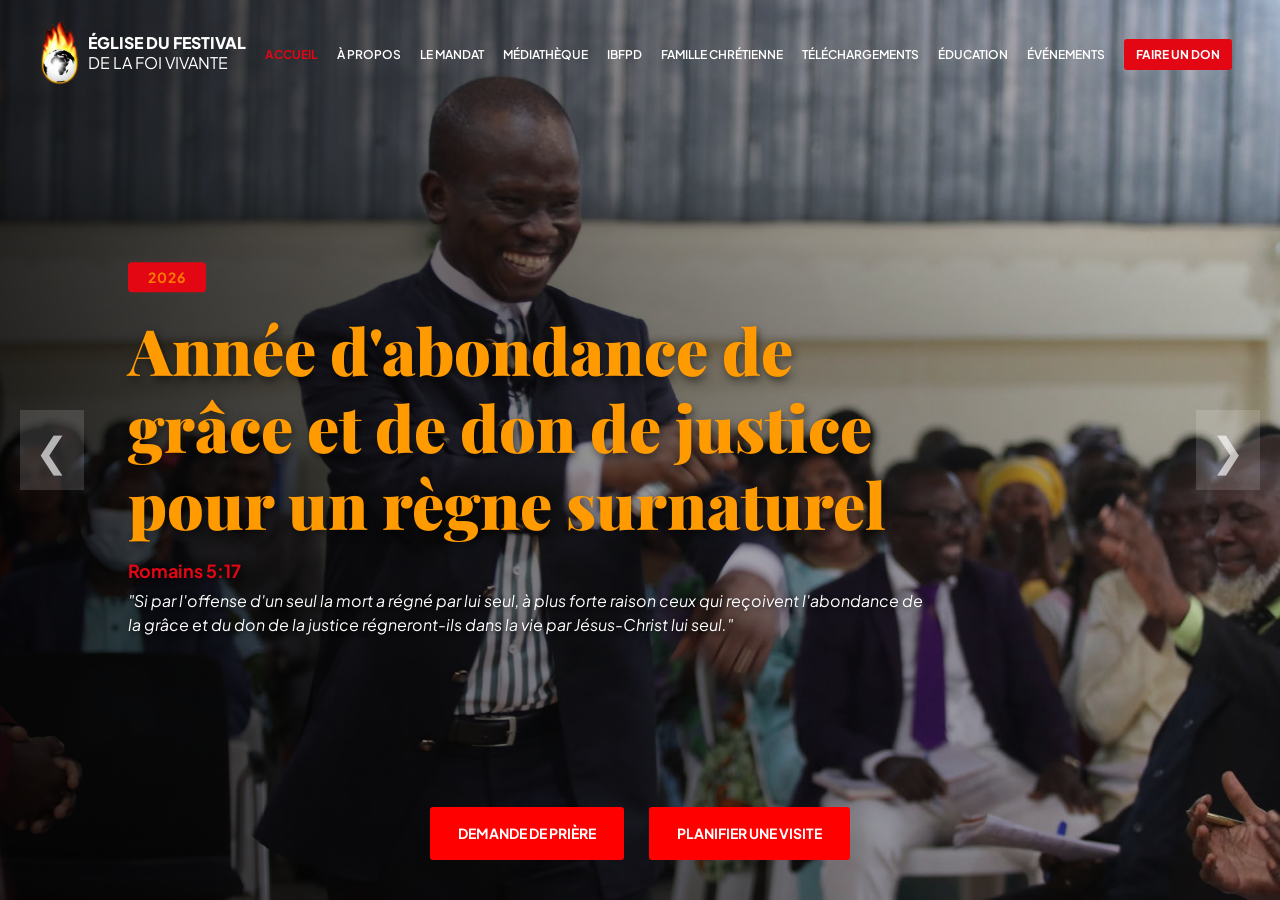
<file: index.html>
<!DOCTYPE html>
<html lang="fr">
<head>
    <meta charset="UTF-8">
    <meta name="viewport" content="width=device-width, initial-scale=1.0">
    <title>Carrousel Hero - Église du Festival de la Foi Vivante</title>
    <!-- Bootstrap pour les fonctionnalités responsive seulement -->
    <link href="https://cdn.jsdelivr.net/npm/bootstrap@5.3.0-alpha1/dist/css/bootstrap.min.css" rel="stylesheet">
    <!-- Bootstrap Bundle JS -->
    <script src="https://cdn.jsdelivr.net/npm/bootstrap@5.3.0-alpha1/dist/js/bootstrap.bundle.min.js"></script>
    <!-- Main Script -->
    <script src="js/main.js"></script>
    <!-- Polices Google Fonts -->
    <link href="https://fonts.googleapis.com/css2?family=Plus+Jakarta+Sans:wght@300;400;500;600;700;800&family=Playfair+Display:wght@700;900&display=swap" rel="stylesheet">
    <link rel="stylesheet" href="css/style.css">
</head>
<body>

    <section class="hero">
        <div class="carousel">
            <!-- Slide 1: Principal -->
            <div class="slide active" style="background-image:url('images/Pasteur_Image0.jpg')">
                <div class="slide-content">
                    <span class="badge bg-brand-accent">2026</span>
                    <h1 style="font-size: clamp(2rem, 5vw, 4rem); line-height: 1.2;">Année d'abondance de grâce et de don de justice pour un règne surnaturel</h1>
                    <p style="font-size: 18px; font-weight: bold; margin-bottom: 5px; color: var(--brand-accent);">Romains 5:17</p>
                    <p style="font-size: 16px; font-style: italic; max-width: 800px; margin: 0 auto;">"Si par l'offense d'un seul la mort a régné par lui seul, à plus forte raison ceux qui reçoivent l'abondance de la grâce et du don de la justice régneront-ils dans la vie par Jésus-Christ lui seul."</p>
                </div>
            </div>
            <!-- Slide 2: Bienvenue -->
            <div class="slide" style="background-image:url('images/Pasteur_Image5.jpg')">
                <div class="slide-content">
                    <span class="badge">BIENVENUE</span>
                    <h1>Une Foi Vivante</h1>
                    <p>Rejoignez une communauté passionnée où la parole de Dieu transforme les vies au quotidien.</p>
                </div>
            </div>
            <!-- Slide 3: Adoration -->
            <div class="slide" style="background-image:url('images/Pasteur_Image3.jpg')">
                <div class="slide-content">
                    <span class="badge">ADORATION</span>
                    <h1>Célébrer sa Gloire</h1>
                    <p>Vivez des moments de louange intenses et connectez-vous véritablement avec le Saint-Esprit.</p>
                </div>
            </div>
            <!-- Slide 4: Éducation -->
            <div class="slide" style="background-image:url('images/Pasteur_Image4.jpg')">
                <div class="slide-content">
                    <span class="badge">ÉDUCATION</span>
                    <h1>Grandir Ensemble</h1>
                    <p>Découvrez des enseignements profonds pour bâtir une fondation spirituelle inébranlable.</p>
                </div>
            </div>
            <!-- Slide 5: Famille Chrétienne -->
            <div class="slide" style="background-image:url('images/Pasteur_Image2.jpg')">
                <div class="slide-content">
                    <span class="badge">FAMILLE CHRÉTIENNE</span>
                    <h1>Un Foyer d'Amour</h1>
                    <p>Un espace bienveillant où chaque famille est fortifiée et bénie par la grâce divine.</p>
                </div>
            </div>
        </div>

        <div class="overlay"></div>

        <!-- Navbar Structure -->
        <header class="navbar-custom">
            <!-- Logo -->
            <a href="index.html" class="logo">
                <img src="images/EFFV_logo.png" onerror="this.src='https://placehold.co/65x65/1a472a/FFF?text=EFFV'"
                    alt="Logo EFFV" height="65px" width="auto">
                <div>
                    <span>ÉGLISE DU FESTIVAL</span><br>
                    <span>DE LA FOI VIVANTE</span>
                </div>
            </a>
            <button class="mobile-menu-btn" id="mobile-menu-btn">☰</button>
            <nav>
                <a href="index.html">Accueil</a>
                <a href="apropos.html">À Propos</a>
                <a href="mandat.html">Le Mandat</a>
                <a href="mediatheque.html">Médiathèque</a>
                <a href="ibfpd.html">IBFPD</a>
                <a href="famille_chretienne.html">Famille Chrétienne</a>
                <a href="telechargements.html">Téléchargements</a>
                <a href="education.html">Éducation</a>
                <a href="evenement.html">Événements</a>
                <a href="don.html" class="donate">Faire un Don</a>
            </nav>
        </header>

        <!-- Mobile Menu -->
        <div id="mobile-menu">
            <a href="index.html">Accueil</a>
            <a href="apropos.html">À Propos</a>
            <a href="mandat.html">Le Mandat</a>
            <a href="mediatheque.html">Médiathèque</a>
            <a href="ibfpd.html">IBFPD</a>
            <a href="famille_chretienne.html">Famille Chrétienne</a>
            <a href="telechargements.html">Téléchargements</a>
            <a href="education.html">Éducation</a>
            <a href="evenement.html">Événements</a>
            <a href="don.html" class="donate">Faire un Don</a>
        </div>


        
        <!-- CTA en bas comme dans la version originale - Maintenant en français -->
        <div class="hero-cta">
            <button class="btn red">Demande de Prière</button>
            <button class="btn red">Planifier une Visite</button>
        </div>

        <!-- Flèches de navigation -->
        <button class="nav prev">&#10094;</button>
        <button class="nav next">&#10095;</button>
    </section>

</body>
</html>
</file>
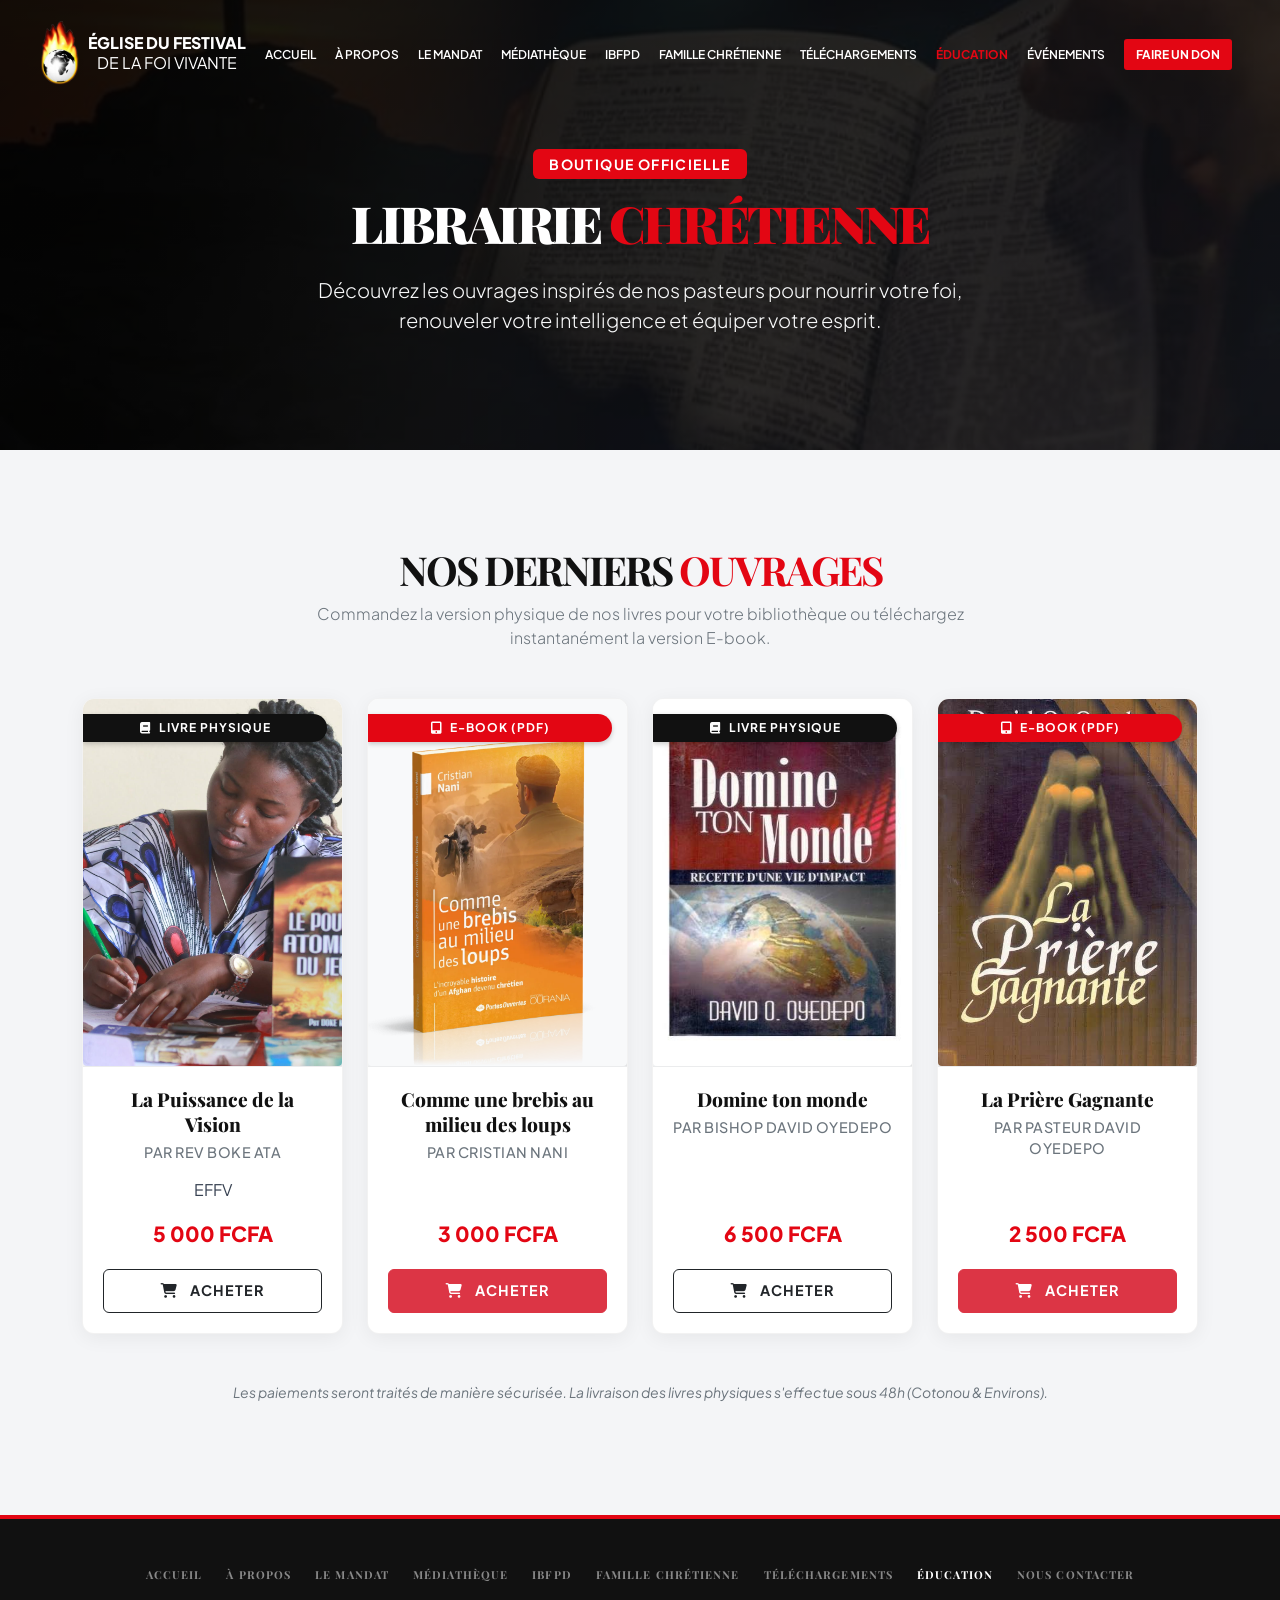
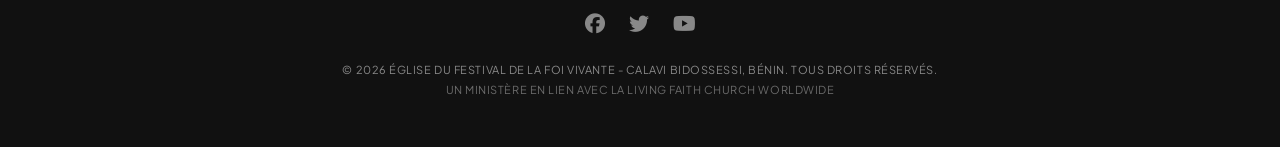
<file: education.html>
<!DOCTYPE html>
<html lang="fr">

<head>
    <meta charset="UTF-8">
    <meta name="viewport" content="width=device-width, initial-scale=1.0">
    <title>Librairie Chrétienne | Église du Festival de la Foi Vivante</title>

    <!-- Bootstrap 5 -->
    <link href="https://cdn.jsdelivr.net/npm/bootstrap@5.3.0-alpha1/dist/css/bootstrap.min.css" rel="stylesheet">

    <!-- Google Fonts: Plus Jakarta Sans & Playfair Display -->
    <link rel="preconnect" href="https://fonts.googleapis.com">
    <link rel="preconnect" href="https://fonts.gstatic.com" crossorigin>
    <link
        href="https://fonts.googleapis.com/css2?family=Plus+Jakarta+Sans:wght@300;400;500;600;700;800;900&family=Playfair+Display:wght@700;900&display=swap"
        rel="stylesheet">

    <!-- Font Awesome -->
    <link rel="stylesheet" href="https://cdnjs.cloudflare.com/ajax/libs/font-awesome/6.4.0/css/all.min.css">


    <link rel="stylesheet" href="css/style.css">
</head>

<body>

    <!-- HERO & NAVBAR -->
    <section class="hero-media">
        <!-- Background elements -->
        <img src="images/bannerEducation.jpeg"
            alt="Librairie Chrétienne" class="bg-img">
        <div class="hero-overlay"></div>

        <!-- Navbar Structure -->
        <header class="navbar-custom">
            <!-- Logo -->
            <a href="index.html" class="logo">
                <img src="images/EFFV_logo.png" onerror="this.src='https://placehold.co/65x65/1a472a/FFF?text=EFFV'"
                    alt="Logo EFFV" height="65px" width="auto">
                <div>
                    <span>ÉGLISE DU FESTIVAL</span><br>
                    <span>DE LA FOI VIVANTE</span>
                </div>
            </a>
            <button class="mobile-menu-btn" id="mobile-menu-btn">☰</button>
            <nav>
                <a href="index.html">Accueil</a>
                <a href="apropos.html">À Propos</a>
                <a href="mandat.html">Le Mandat</a>
                <a href="mediatheque.html">Médiathèque</a>
                <a href="ibfpd.html">IBFPD</a>
                <a href="famille_chretienne.html">Famille Chrétienne</a>
                <a href="telechargements.html">Téléchargements</a>
                <a href="education.html">Éducation</a>
                <a href="evenement.html">Événements</a>
                <a href="don.html" class="donate">Faire un Don</a>
            </nav>
        </header>

        <!-- Mobile Menu -->
        <div id="mobile-menu">
            <a href="index.html">Accueil</a>
            <a href="apropos.html">À Propos</a>
            <a href="mandat.html">Le Mandat</a>
            <a href="mediatheque.html">Médiathèque</a>
            <a href="ibfpd.html">IBFPD</a>
            <a href="famille_chretienne.html">Famille Chrétienne</a>
            <a href="telechargements.html">Téléchargements</a>
            <a href="education.html">Éducation</a>
            <a href="evenement.html">Événements</a>
            <a href="don.html" class="donate">Faire un Don</a>
        </div>

        <div class="hero-content container text-center">
            <span class="badge bg-brand-accent text-white mb-3 px-3 py-2 fw-bold tracking-widest text-uppercase"
                style="font-size: 14px;">Boutique Officielle</span>
            <h1 class="font-heading tracking-tighter mb-4 text-uppercase text-white"
                style="font-size: clamp(2rem, 4vw, 4rem); font-weight: 900; line-height: 1.1;">
                Librairie <span class="text-brand-accent">Chrétienne</span>
            </h1>
            <p class="lead mx-auto text-light" style="max-width: 700px; font-weight: 300;">
                Découvrez les ouvrages inspirés de nos pasteurs pour nourrir votre foi, renouveler votre intelligence et équiper votre esprit.
            </p>
        </div>
    </section>

    <!-- LIBRAIRIE SECTION -->
    <section class="py-5 bg-brand-lightgrey">
        <div class="container py-5">
            <div class="text-center mb-5">
                <h2 class="font-heading fw-bold text-brand-dark text-uppercase tracking-tighter fs-1">Nos Derniers <span class="text-brand-accent">Ouvrages</span></h2>
                <p class="text-secondary fw-light mx-auto" style="max-width: 700px;">
                    Commandez la version physique de nos livres pour votre bibliothèque ou téléchargez instantanément la version E-book.
                </p>
            </div>

            <div class="row g-4">
                
                <!-- Livre 1 -->
                <div class="col-xl-3 col-lg-4 col-md-6">
                    <div class="book-card">
                        <div class="book-cover-wrapper">
                            <span class="book-tag tag-physique"><i class="fas fa-book me-1"></i> Livre Physique</span>
                            <!-- Placeholder pour la couverture du livre -->
                            <img src="images/livre1.jpg" alt="Couverture Livre" class="book-cover">
                        </div>
                        <div class="book-info text-center">
                            <h4 class="book-title">La Puissance de la Vision</h4>
                            <p class="book-author">Par Rev BOKE ATA </p>
                             <p>EFFV</p>
                            <div class="book-price">5 000 FCFA</div>
                            
                            <button class="btn btn-outline-dark btn-buy w-100" onclick="alert('Redirection vers FedaPay/Stripe à venir...')">
                                <i class="fas fa-shopping-cart me-2"></i> Acheter
                            </button>
                        </div>
                    </div>
                </div>

                <!-- Livre 2 (Ebook) -->
                <div class="col-xl-3 col-lg-4 col-md-6">
                    <div class="book-card">
                        <div class="book-cover-wrapper">
                            <span class="book-tag tag-ebook"><i class="fas fa-tablet-alt me-1"></i> E-Book (PDF)</span>
                            <img src="images/livre2.webp" alt="Couverture Livre" class="book-cover">
                        </div>
                        <div class="book-info text-center">
                            <h4 class="book-title">Comme une brebis au milieu des loups</h4>
                            <p class="book-author">Par Cristian NANI</p>
                            
                            <div class="book-price">3 000 FCFA</div>
                            
                            <button class="btn btn-danger btn-buy w-100" onclick="alert('Redirection vers FedaPay/Stripe à venir...')">
                                <i class="fas fa-shopping-cart me-2"></i> Acheter
                            </button>
                        </div>
                    </div>
                </div>

                <!-- Livre 3 -->
                <div class="col-xl-3 col-lg-4 col-md-6">
                    <div class="book-card">
                        <div class="book-cover-wrapper">
                            <span class="book-tag tag-physique"><i class="fas fa-book me-1"></i> Livre Physique</span>
                            <img src="images/livre3.jpg" alt="Couverture Livre" class="book-cover">
                        </div>
                        <div class="book-info text-center">
                            <h4 class="book-title">Domine ton monde</h4>
                            <p class="book-author">Par Bishop David Oyedepo</p>
                            
                            <div class="book-price">6 500 FCFA</div>
                            
                            <button class="btn btn-outline-dark btn-buy w-100" onclick="alert('Redirection vers FedaPay/Stripe à venir...')">
                                <i class="fas fa-shopping-cart me-2"></i> Acheter
                            </button>
                        </div>
                    </div>
                </div>

                <!-- Livre 4 (Ebook) -->
                <div class="col-xl-3 col-lg-4 col-md-6">
                    <div class="book-card">
                        <div class="book-cover-wrapper">
                            <span class="book-tag tag-ebook"><i class="fas fa-tablet-alt me-1"></i> E-Book (PDF)</span>
                            <img src="images/livre4.jpg" alt="Couverture Livre" class="book-cover">
                        </div>
                        <div class="book-info text-center">
                            <h4 class="book-title">La Prière Gagnante</h4>
                            <p class="book-author">Par Pasteur David Oyedepo</p>
                            
                            <div class="book-price">2 500 FCFA</div>
                            
                            <button class="btn btn-danger btn-buy w-100" onclick="alert('Redirection vers FedaPay/Stripe à venir...')">
                                <i class="fas fa-shopping-cart me-2"></i> Acheter
                            </button>
                        </div>
                    </div>
                </div>

            </div>
            
            <div class="text-center mt-5">
                <p class="text-secondary small fst-italic">Les paiements seront traités de manière sécurisée. La livraison des livres physiques s'effectue sous 48h (Cotonou & Environs).</p>
            </div>
        </div>
    </section>

    <!-- FOOTER -->
    <footer class="bg-brand-dark text-white py-5" style="border-top: 4px solid var(--brand-accent);">
        <div class="container text-center">
            <div class="d-flex flex-wrap justify-content-center gap-4 mb-4 font-heading text-uppercase tracking-widest fw-bold"
                style="font-size: 11px;">
                <a href="index.html" class="text-white-50 text-decoration-none">Accueil</a>
                <a href="apropos.html" class="text-white-50 text-decoration-none">À Propos</a>
                <a href="mandat.html" class="text-white-50 text-decoration-none">Le Mandat</a>
                <a href="mediatheque.html" class="text-white-50 text-decoration-none">Médiathèque</a>
                <a href="ibfpd.html" class="text-white-50 text-decoration-none">IBFPD</a>
                <a href="famille_chretienne.html" class="text-white-50 text-decoration-none">Famille Chrétienne</a>
                <a href="telechargements.html" class="text-white-50 text-decoration-none">Téléchargements</a>
                <a href="education.html" class="text-white text-decoration-none">Éducation</a>
                <a href="#" class="text-white-50 text-decoration-none">Nous Contacter</a>
            </div>

            <div class="d-flex justify-content-center gap-4 mb-4">
                <a href="#" class="text-white-50 text-decoration-none fs-5"><i class="fab fa-facebook"></i></a>
                <a href="#" class="text-white-50 text-decoration-none fs-5"><i class="fab fa-twitter"></i></a>
                <a href="#" class="text-white-50 text-decoration-none fs-5"><i class="fab fa-youtube"></i></a>
            </div>

            <div class="small text-white-50 text-uppercase tracking-wider" style="font-size: 11px;">
                <p class="mb-1">&copy; 2026 Église du Festival de la Foi Vivante - Calavi Bidossessi, Bénin. Tous droits réservés.</p>
                <p class="opacity-75 mb-0">Un ministère en lien avec la Living Faith Church Worldwide</p>
            </div>
        </div>
    </footer>

    <!-- Bootstrap Bundle JS -->
    <script src="https://cdn.jsdelivr.net/npm/bootstrap@5.3.0-alpha1/dist/js/bootstrap.bundle.min.js"></script>
    <script src="js/main.js"></script>


</body>
</html>
</file>
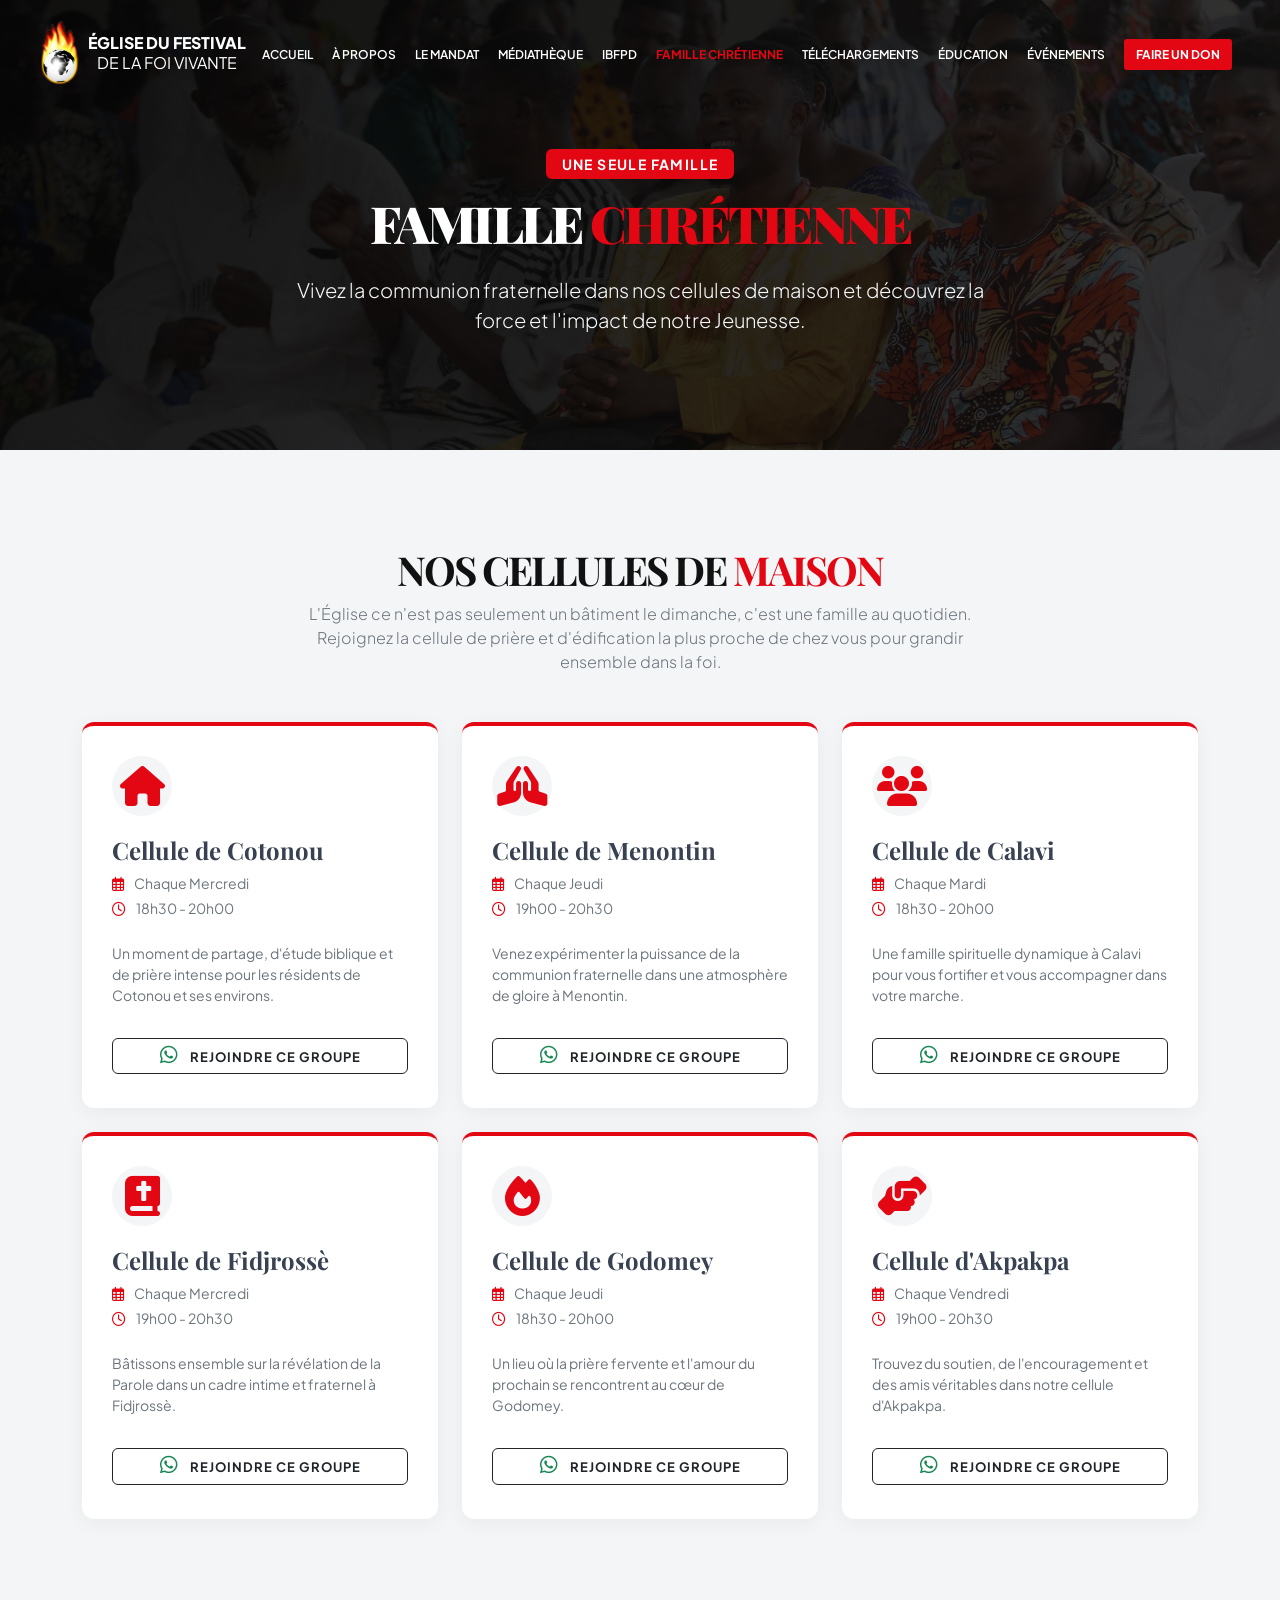
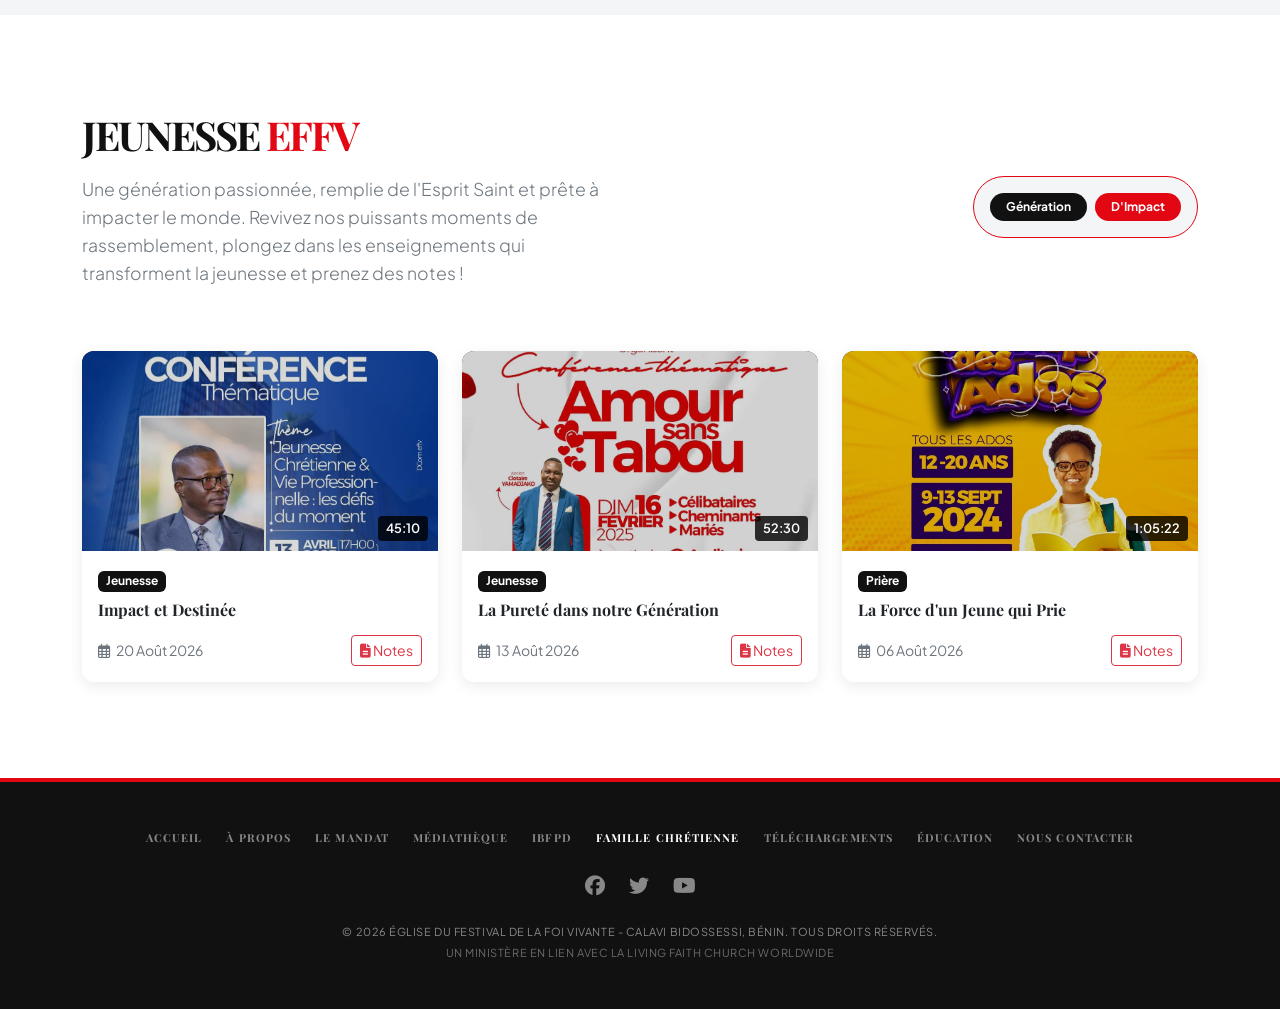
<file: famille_chretienne.html>
<!DOCTYPE html>
<html lang="fr">

<head>
    <meta charset="UTF-8">
    <meta name="viewport" content="width=device-width, initial-scale=1.0">
    <title>Famille Chrétienne | Église du Festival de la Foi Vivante</title>

    <!-- Bootstrap 5 -->
    <link href="https://cdn.jsdelivr.net/npm/bootstrap@5.3.0-alpha1/dist/css/bootstrap.min.css" rel="stylesheet">

    <!-- Google Fonts: Plus Jakarta Sans & Playfair Display -->
    <link rel="preconnect" href="https://fonts.googleapis.com">
    <link rel="preconnect" href="https://fonts.gstatic.com" crossorigin>
    <link
        href="https://fonts.googleapis.com/css2?family=Plus+Jakarta+Sans:wght@300;400;500;600;700;800;900&family=Playfair+Display:wght@700;900&display=swap"
        rel="stylesheet">

    <!-- Font Awesome -->
    <link rel="stylesheet" href="https://cdnjs.cloudflare.com/ajax/libs/font-awesome/6.4.0/css/all.min.css">


    <link rel="stylesheet" href="css/style.css">
</head>

<body>

    <!-- HERO & NAVBAR -->
    <section class="hero-media">
        <!-- Background elements -->
        <img src="images/FamilyChristian.jpg"
            alt="Communion Fraternelle" class="bg-img">
        <div class="hero-overlay"></div>

        <!-- Navbar Structure -->
        <header class="navbar-custom">
            <!-- Logo -->
            <a href="index.html" class="logo">
                <img src="images/EFFV_logo.png" onerror="this.src='https://placehold.co/65x65/1a472a/FFF?text=EFFV'"
                    alt="Logo EFFV" height="65px" width="auto">
                <div>
                    <span>ÉGLISE DU FESTIVAL</span><br>
                    <span>DE LA FOI VIVANTE</span>
                </div>
            </a>
            <button class="mobile-menu-btn" id="mobile-menu-btn">☰</button>
            <nav>
                <a href="index.html">Accueil</a>
                <a href="apropos.html">À Propos</a>
                <a href="mandat.html">Le Mandat</a>
                <a href="mediatheque.html">Médiathèque</a>
                <a href="ibfpd.html">IBFPD</a>
                <a href="famille_chretienne.html">Famille Chrétienne</a>
                <a href="telechargements.html">Téléchargements</a>
                <a href="education.html">Éducation</a>
                <a href="evenement.html">Événements</a>
                <a href="don.html" class="donate">Faire un Don</a>
            </nav>
        </header>

        <!-- Mobile Menu -->
        <div id="mobile-menu">
            <a href="index.html">Accueil</a>
            <a href="apropos.html">À Propos</a>
            <a href="mandat.html">Le Mandat</a>
            <a href="mediatheque.html">Médiathèque</a>
            <a href="ibfpd.html">IBFPD</a>
            <a href="famille_chretienne.html">Famille Chrétienne</a>
            <a href="telechargements.html">Téléchargements</a>
            <a href="education.html">Éducation</a>
            <a href="evenement.html">Événements</a>
            <a href="don.html" class="donate">Faire un Don</a>
        </div>

        <div class="hero-content container text-center">
            <span class="badge bg-brand-accent text-white mb-3 px-3 py-2 fw-bold tracking-widest text-uppercase"
                style="font-size: 14px;">Une Seule Famille</span>
            <h1 class="font-heading tracking-tighter mb-4 text-uppercase text-white"
                style="font-size: clamp(2rem, 4vw, 4rem); font-weight: 900; line-height: 1.1;">
                Famille <span class="text-brand-accent">Chrétienne</span>
            </h1>
            <p class="lead mx-auto text-light" style="max-width: 700px; font-weight: 300;">
                Vivez la communion fraternelle dans nos cellules de maison et découvrez la force et l'impact de notre Jeunesse.
            </p>
        </div>
    </section>

    <!-- CELLULES DE MAISON -->
    <section class="py-5 bg-brand-lightgrey">
        <div class="container py-5">
            <div class="text-center mb-5">
                <h2 class="font-heading fw-bold text-brand-dark text-uppercase tracking-tighter fs-1">Nos Cellules de <span class="text-brand-accent">Maison</span></h2>
                <p class="text-secondary fw-light mx-auto" style="max-width: 700px;">
                    L'Église ce n'est pas seulement un bâtiment le dimanche, c'est une famille au quotidien. Rejoignez la cellule de prière et d'édification la plus proche de chez vous pour grandir ensemble dans la foi.
                </p>
            </div>

            <div class="row g-4">
                <!-- Cellule Cotonou -->
                <div class="col-lg-4 col-md-6">
                    <div class="cellule-card">
                        <div class="cellule-icon"><i class="fas fa-home"></i></div>
                        <h4 class="font-heading fw-bold mb-2">Cellule de Cotonou</h4>
                        <div class="mb-4">
                            <p class="small text-secondary mb-1"><i class="far fa-calendar-alt me-2 text-brand-accent"></i> Chaque Mercredi</p>
                            <p class="small text-secondary mb-0"><i class="far fa-clock me-2 text-brand-accent"></i> 18h30 - 20h00</p>
                        </div>
                        <p class="small text-secondary flex-grow-1">Un moment de partage, d'étude biblique et de prière intense pour les résidents de Cotonou et ses environs.</p>
                        <a href="https://wa.me/22900000000?text=Bonjour,%20je%20souhaite%20rejoindre%20la%20Cellule%20de%20Cotonou" target="_blank" class="btn btn-outline-dark w-100 mt-3 text-uppercase fw-bold" style="font-size: 13px; letter-spacing: 1px;">
                            <i class="fab fa-whatsapp me-2 fs-5 text-success"></i> Rejoindre ce groupe
                        </a>
                    </div>
                </div>

                <!-- Cellule Menontin -->
                <div class="col-lg-4 col-md-6">
                    <div class="cellule-card">
                        <div class="cellule-icon"><i class="fas fa-praying-hands"></i></div>
                        <h4 class="font-heading fw-bold mb-2">Cellule de Menontin</h4>
                        <div class="mb-4">
                            <p class="small text-secondary mb-1"><i class="far fa-calendar-alt me-2 text-brand-accent"></i> Chaque Jeudi</p>
                            <p class="small text-secondary mb-0"><i class="far fa-clock me-2 text-brand-accent"></i> 19h00 - 20h30</p>
                        </div>
                        <p class="small text-secondary flex-grow-1">Venez expérimenter la puissance de la communion fraternelle dans une atmosphère de gloire à Menontin.</p>
                        <a href="https://wa.me/22900000000?text=Bonjour,%20je%20souhaite%20rejoindre%20la%20Cellule%20de%20Menontin" target="_blank" class="btn btn-outline-dark w-100 mt-3 text-uppercase fw-bold" style="font-size: 13px; letter-spacing: 1px;">
                            <i class="fab fa-whatsapp me-2 fs-5 text-success"></i> Rejoindre ce groupe
                        </a>
                    </div>
                </div>

                <!-- Cellule Calavi -->
                <div class="col-lg-4 col-md-6">
                    <div class="cellule-card">
                        <div class="cellule-icon"><i class="fas fa-users"></i></div>
                        <h4 class="font-heading fw-bold mb-2">Cellule de Calavi</h4>
                        <div class="mb-4">
                            <p class="small text-secondary mb-1"><i class="far fa-calendar-alt me-2 text-brand-accent"></i> Chaque Mardi</p>
                            <p class="small text-secondary mb-0"><i class="far fa-clock me-2 text-brand-accent"></i> 18h30 - 20h00</p>
                        </div>
                        <p class="small text-secondary flex-grow-1">Une famille spirituelle dynamique à Calavi pour vous fortifier et vous accompagner dans votre marche.</p>
                        <a href="https://wa.me/22900000000?text=Bonjour,%20je%20souhaite%20rejoindre%20la%20Cellule%20de%20Calavi" target="_blank" class="btn btn-outline-dark w-100 mt-3 text-uppercase fw-bold" style="font-size: 13px; letter-spacing: 1px;">
                            <i class="fab fa-whatsapp me-2 fs-5 text-success"></i> Rejoindre ce groupe
                        </a>
                    </div>
                </div>

                <!-- Cellule Fidjrossè -->
                <div class="col-lg-4 col-md-6">
                    <div class="cellule-card">
                        <div class="cellule-icon"><i class="fas fa-bible"></i></div>
                        <h4 class="font-heading fw-bold mb-2">Cellule de Fidjrossè</h4>
                        <div class="mb-4">
                            <p class="small text-secondary mb-1"><i class="far fa-calendar-alt me-2 text-brand-accent"></i> Chaque Mercredi</p>
                            <p class="small text-secondary mb-0"><i class="far fa-clock me-2 text-brand-accent"></i> 19h00 - 20h30</p>
                        </div>
                        <p class="small text-secondary flex-grow-1">Bâtissons ensemble sur la révélation de la Parole dans un cadre intime et fraternel à Fidjrossè.</p>
                        <a href="https://wa.me/22900000000?text=Bonjour,%20je%20souhaite%20rejoindre%20la%20Cellule%20de%20Fidjrosse" target="_blank" class="btn btn-outline-dark w-100 mt-3 text-uppercase fw-bold" style="font-size: 13px; letter-spacing: 1px;">
                            <i class="fab fa-whatsapp me-2 fs-5 text-success"></i> Rejoindre ce groupe
                        </a>
                    </div>
                </div>

                <!-- Cellule Godomey -->
                <div class="col-lg-4 col-md-6">
                    <div class="cellule-card">
                        <div class="cellule-icon"><i class="fas fa-fire"></i></div>
                        <h4 class="font-heading fw-bold mb-2">Cellule de Godomey</h4>
                        <div class="mb-4">
                            <p class="small text-secondary mb-1"><i class="far fa-calendar-alt me-2 text-brand-accent"></i> Chaque Jeudi</p>
                            <p class="small text-secondary mb-0"><i class="far fa-clock me-2 text-brand-accent"></i> 18h30 - 20h00</p>
                        </div>
                        <p class="small text-secondary flex-grow-1">Un lieu où la prière fervente et l'amour du prochain se rencontrent au cœur de Godomey.</p>
                        <a href="https://wa.me/22900000000?text=Bonjour,%20je%20souhaite%20rejoindre%20la%20Cellule%20de%20Godomey" target="_blank" class="btn btn-outline-dark w-100 mt-3 text-uppercase fw-bold" style="font-size: 13px; letter-spacing: 1px;">
                            <i class="fab fa-whatsapp me-2 fs-5 text-success"></i> Rejoindre ce groupe
                        </a>
                    </div>
                </div>

                <!-- Cellule Akpakpa -->
                <div class="col-lg-4 col-md-6">
                    <div class="cellule-card">
                        <div class="cellule-icon"><i class="fas fa-hands-helping"></i></div>
                        <h4 class="font-heading fw-bold mb-2">Cellule d'Akpakpa</h4>
                        <div class="mb-4">
                            <p class="small text-secondary mb-1"><i class="far fa-calendar-alt me-2 text-brand-accent"></i> Chaque Vendredi</p>
                            <p class="small text-secondary mb-0"><i class="far fa-clock me-2 text-brand-accent"></i> 19h00 - 20h30</p>
                        </div>
                        <p class="small text-secondary flex-grow-1">Trouvez du soutien, de l'encouragement et des amis véritables dans notre cellule d'Akpakpa.</p>
                        <a href="https://wa.me/22900000000?text=Bonjour,%20je%20souhaite%20rejoindre%20la%20Cellule%20d%20Akpakpa" target="_blank" class="btn btn-outline-dark w-100 mt-3 text-uppercase fw-bold" style="font-size: 13px; letter-spacing: 1px;">
                            <i class="fab fa-whatsapp me-2 fs-5 text-success"></i> Rejoindre ce groupe
                        </a>
                    </div>
                </div>
            </div>
        </div>
    </section>

    <!-- JEUNESSE EFFV -->
    <section class="py-5 bg-white">
        <div class="container py-5">
            <div class="row align-items-center mb-5">
                <div class="col-lg-6 mb-4 mb-lg-0">
                    <h2 class="font-heading fw-bold text-brand-dark text-uppercase tracking-tighter fs-1">Jeunesse <span class="text-brand-accent">EFFV</span></h2>
                    <p class="text-secondary fw-light mt-3" style="font-size: 1.1rem; line-height: 1.6;">
                        Une génération passionnée, remplie de l'Esprit Saint et prête à impacter le monde. Revivez nos puissants moments de rassemblement, plongez dans les enseignements qui transforment la jeunesse et prenez des notes !
                    </p>
                </div>
                <div class="col-lg-6 text-lg-end">
                    <div class="d-inline-flex bg-brand-lightgrey p-3 rounded-pill border border-brand-accent border-opacity-25">
                        <span class="badge bg-brand-dark rounded-pill px-3 py-2 me-2">Génération</span>
                        <span class="badge bg-brand-accent rounded-pill px-3 py-2">D'Impact</span>
                    </div>
                </div>
            </div>

            <div class="row g-4">
                <!-- Video 1 -->
                <div class="col-lg-4 col-md-6">
                    <div class="video-card" data-video="https://www.youtube.com/embed/k5Z_g7gh7ao">
                        <div class="video-thumbnail-wrapper">
                            <img src="images/Evenement_2.jpg"
                                alt="Jeunesse Thumbnail" class="video-thumbnail">
                            <i class="fas fa-play-circle play-icon"></i>
                            <span class="video-duration">45:10</span>
                        </div>
                        <div class="p-3">
                            <span class="badge bg-brand-dark mb-2">Jeunesse</span>
                            <h5 class="fw-bold fs-6 text-dark mb-1">Impact et Destinée</h5>
                            <div class="d-flex justify-content-between align-items-center mt-3">
                                <p class="text-secondary small mb-0"><i class="far fa-calendar-alt me-1"></i> 20 Août 2026</p>
                                <button class="btn btn-sm btn-outline-danger" onclick="event.stopPropagation(); openNotes('Impact et Destinée')" title="Lire le résumé">
                                    <i class="fas fa-file-alt"></i> Notes
                                </button>
                            </div>
                        </div>
                    </div>
                </div>
                <!-- Video 2 -->
                <div class="col-lg-4 col-md-6">
                    <div class="video-card" data-video="https://www.youtube.com/embed/k5Z_g7gh7ao">
                        <div class="video-thumbnail-wrapper">
                            <img src="images/Evenement_3.jpg"
                                alt="Jeunesse Thumbnail" class="video-thumbnail">
                            <i class="fas fa-play-circle play-icon"></i>
                            <span class="video-duration">52:30</span>
                        </div>
                        <div class="p-3">
                            <span class="badge bg-brand-dark mb-2">Jeunesse</span>
                            <h5 class="fw-bold fs-6 text-dark mb-1">La Pureté dans notre Génération</h5>
                            <div class="d-flex justify-content-between align-items-center mt-3">
                                <p class="text-secondary small mb-0"><i class="far fa-calendar-alt me-1"></i> 13 Août 2026</p>
                                <button class="btn btn-sm btn-outline-danger" onclick="event.stopPropagation(); openNotes('La Pureté dans notre Génération')" title="Lire le résumé">
                                    <i class="fas fa-file-alt"></i> Notes
                                </button>
                            </div>
                        </div>
                    </div>
                </div>
                <!-- Video 3 -->
                <div class="col-lg-4 col-md-6">
                    <div class="video-card" data-video="https://www.youtube.com/embed/k5Z_g7gh7ao">
                        <div class="video-thumbnail-wrapper">
                            <img src="images/Evenement_5.jpg"
                                alt="Jeunesse Thumbnail" class="video-thumbnail">
                            <i class="fas fa-play-circle play-icon"></i>
                            <span class="video-duration">1:05:22</span>
                        </div>
                        <div class="p-3">
                            <span class="badge bg-brand-dark mb-2">Prière</span>
                            <h5 class="fw-bold fs-6 text-dark mb-1">La Force d'un Jeune qui Prie</h5>
                            <div class="d-flex justify-content-between align-items-center mt-3">
                                <p class="text-secondary small mb-0"><i class="far fa-calendar-alt me-1"></i> 06 Août 2026</p>
                                <button class="btn btn-sm btn-outline-danger" onclick="event.stopPropagation(); openNotes('La Force d\'un Jeune qui Prie')" title="Lire le résumé">
                                    <i class="fas fa-file-alt"></i> Notes
                                </button>
                            </div>
                        </div>
                    </div>
                </div>
            </div>
        </div>
    </section>

    <!-- FOOTER -->
    <footer class="bg-brand-dark text-white py-5" style="border-top: 4px solid var(--brand-accent);">
        <div class="container text-center">
            <div class="d-flex flex-wrap justify-content-center gap-4 mb-4 font-heading text-uppercase tracking-widest fw-bold"
                style="font-size: 11px;">
                <a href="index.html" class="text-white-50 text-decoration-none">Accueil</a>
                <a href="apropos.html" class="text-white-50 text-decoration-none">À Propos</a>
                <a href="mandat.html" class="text-white-50 text-decoration-none">Le Mandat</a>
                <a href="mediatheque.html" class="text-white-50 text-decoration-none">Médiathèque</a>
                <a href="ibfpd.html" class="text-white-50 text-decoration-none">IBFPD</a>
                <a href="famille_chretienne.html" class="text-white text-decoration-none">Famille Chrétienne</a>
                <a href="#" class="text-white-50 text-decoration-none">Téléchargements</a>
                <a href="#" class="text-white-50 text-decoration-none">Éducation</a>
                <a href="#" class="text-white-50 text-decoration-none">Nous Contacter</a>
            </div>

            <div class="d-flex justify-content-center gap-4 mb-4">
                <a href="#" class="text-white-50 text-decoration-none fs-5"><i class="fab fa-facebook"></i></a>
                <a href="#" class="text-white-50 text-decoration-none fs-5"><i class="fab fa-twitter"></i></a>
                <a href="#" class="text-white-50 text-decoration-none fs-5"><i class="fab fa-youtube"></i></a>
            </div>

            <div class="small text-white-50 text-uppercase tracking-wider" style="font-size: 11px;">
                <p class="mb-1">&copy; 2026 Église du Festival de la Foi Vivante - Calavi Bidossessi, Bénin. Tous droits réservés.</p>
                <p class="opacity-75 mb-0">Un ministère en lien avec la Living Faith Church Worldwide</p>
            </div>
        </div>
    </footer>

    <!-- VIDEO MODAL -->
    <div class="modal fade" id="videoModal" tabindex="-1" aria-hidden="true">
        <div class="modal-dialog modal-xl modal-dialog-centered">
            <div class="modal-content bg-transparent border-0">
                <div class="modal-header border-0 d-flex justify-content-end p-2">
                    <button type="button" class="btn-close btn-close-white" data-bs-dismiss="modal"
                        aria-label="Close"></button>
                </div>
                <div class="modal-body p-0">
                    <div class="ratio ratio-16x9 bg-black rounded shadow-lg overflow-hidden">
                        <iframe id="videoIframe" src=""
                            allow="accelerometer; autoplay; clipboard-write; encrypted-media; gyroscope; picture-in-picture"
                            allowfullscreen></iframe>
                    </div>
                </div>
            </div>
        </div>
    </div>

    <!-- NOTES MODAL -->
    <div class="modal fade" id="notesModal" tabindex="-1" aria-hidden="true">
        <div class="modal-dialog modal-dialog-centered modal-dialog-scrollable">
            <div class="modal-content">
                <div class="modal-header border-bottom-0 pb-0">
                    <h5 class="modal-title font-heading fw-bold fs-4 text-brand-dark" id="notesModalTitle">Notes de l'enseignement</h5>
                    <button type="button" class="btn-close" data-bs-dismiss="modal" aria-label="Close"></button>
                </div>
                <div class="modal-body pt-3" id="notesModalBody">
                    <!-- Content injected via JS -->
                </div>
            </div>
        </div>
    </div>

    <!-- Bootstrap Bundle JS -->
    <script src="https://cdn.jsdelivr.net/npm/bootstrap@5.3.0-alpha1/dist/js/bootstrap.bundle.min.js"></script>
    <script src="js/main.js"></script>
</body>
</html>
</file>
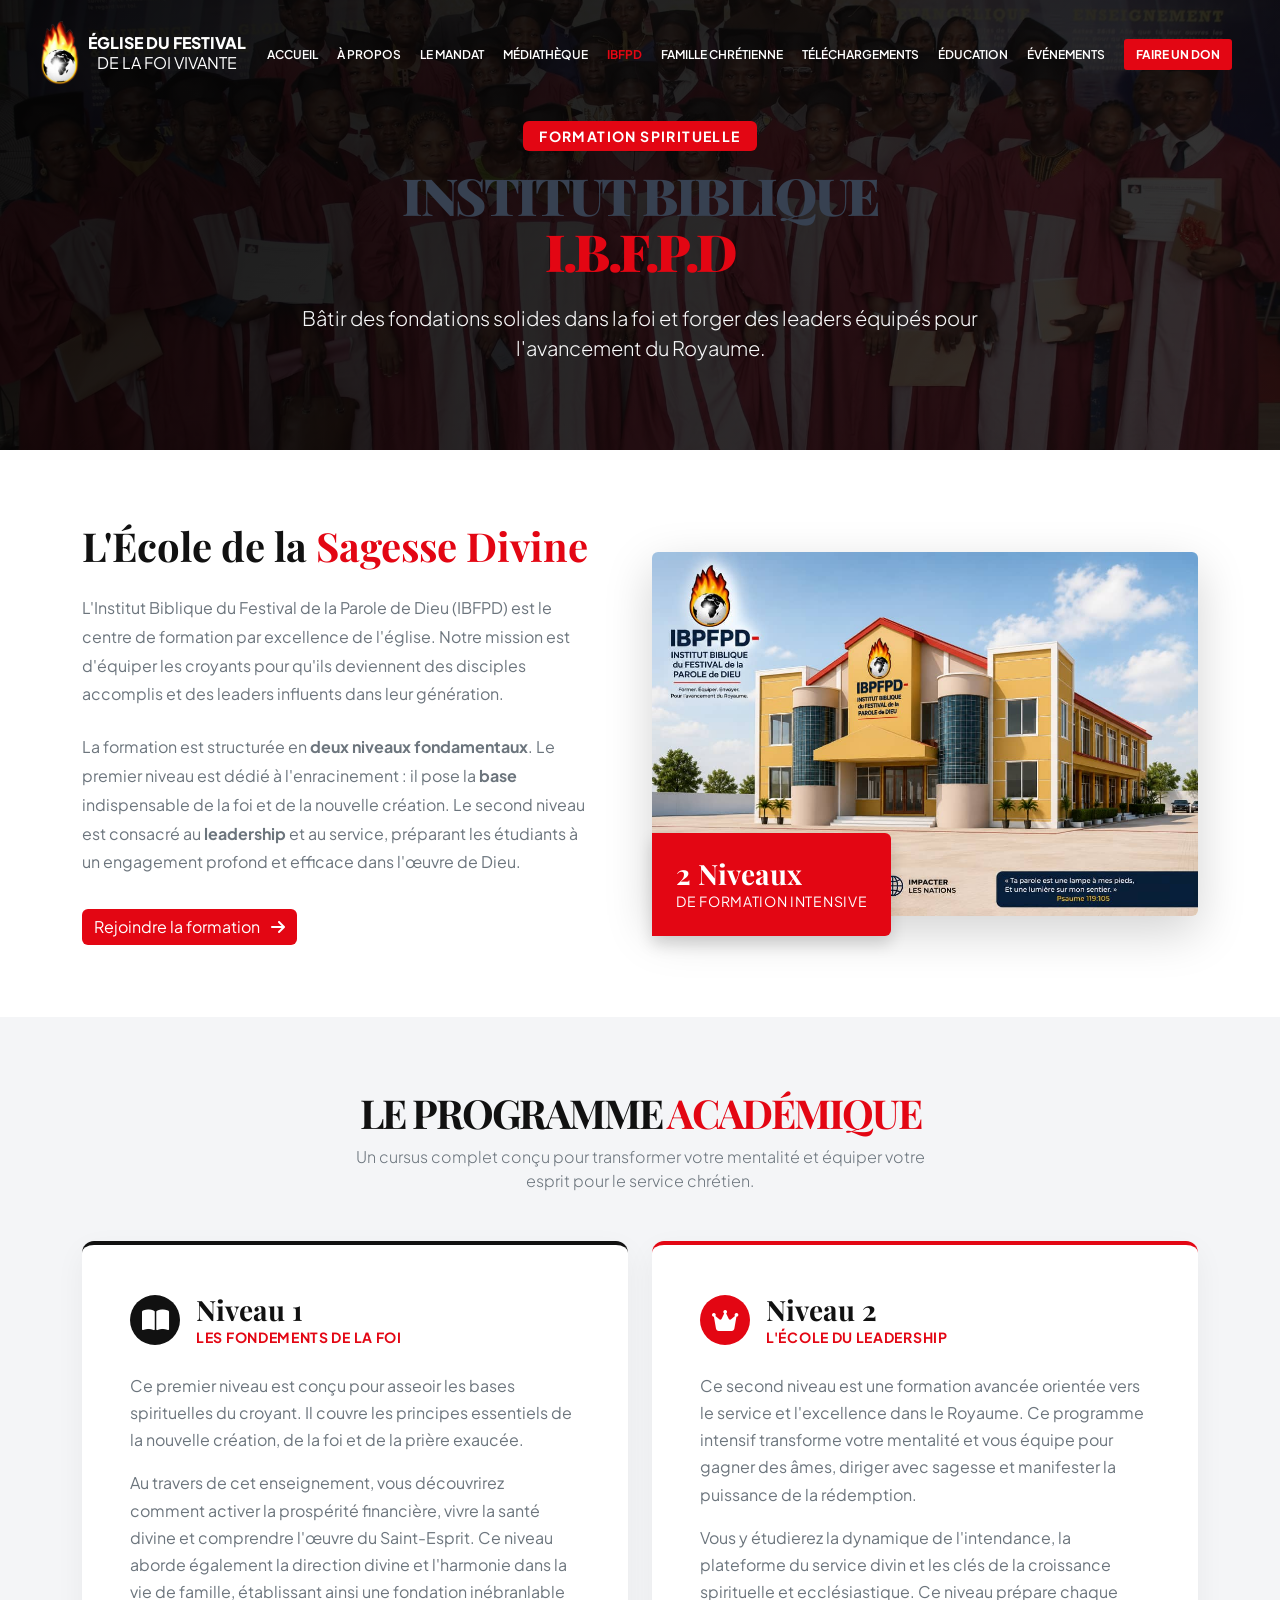
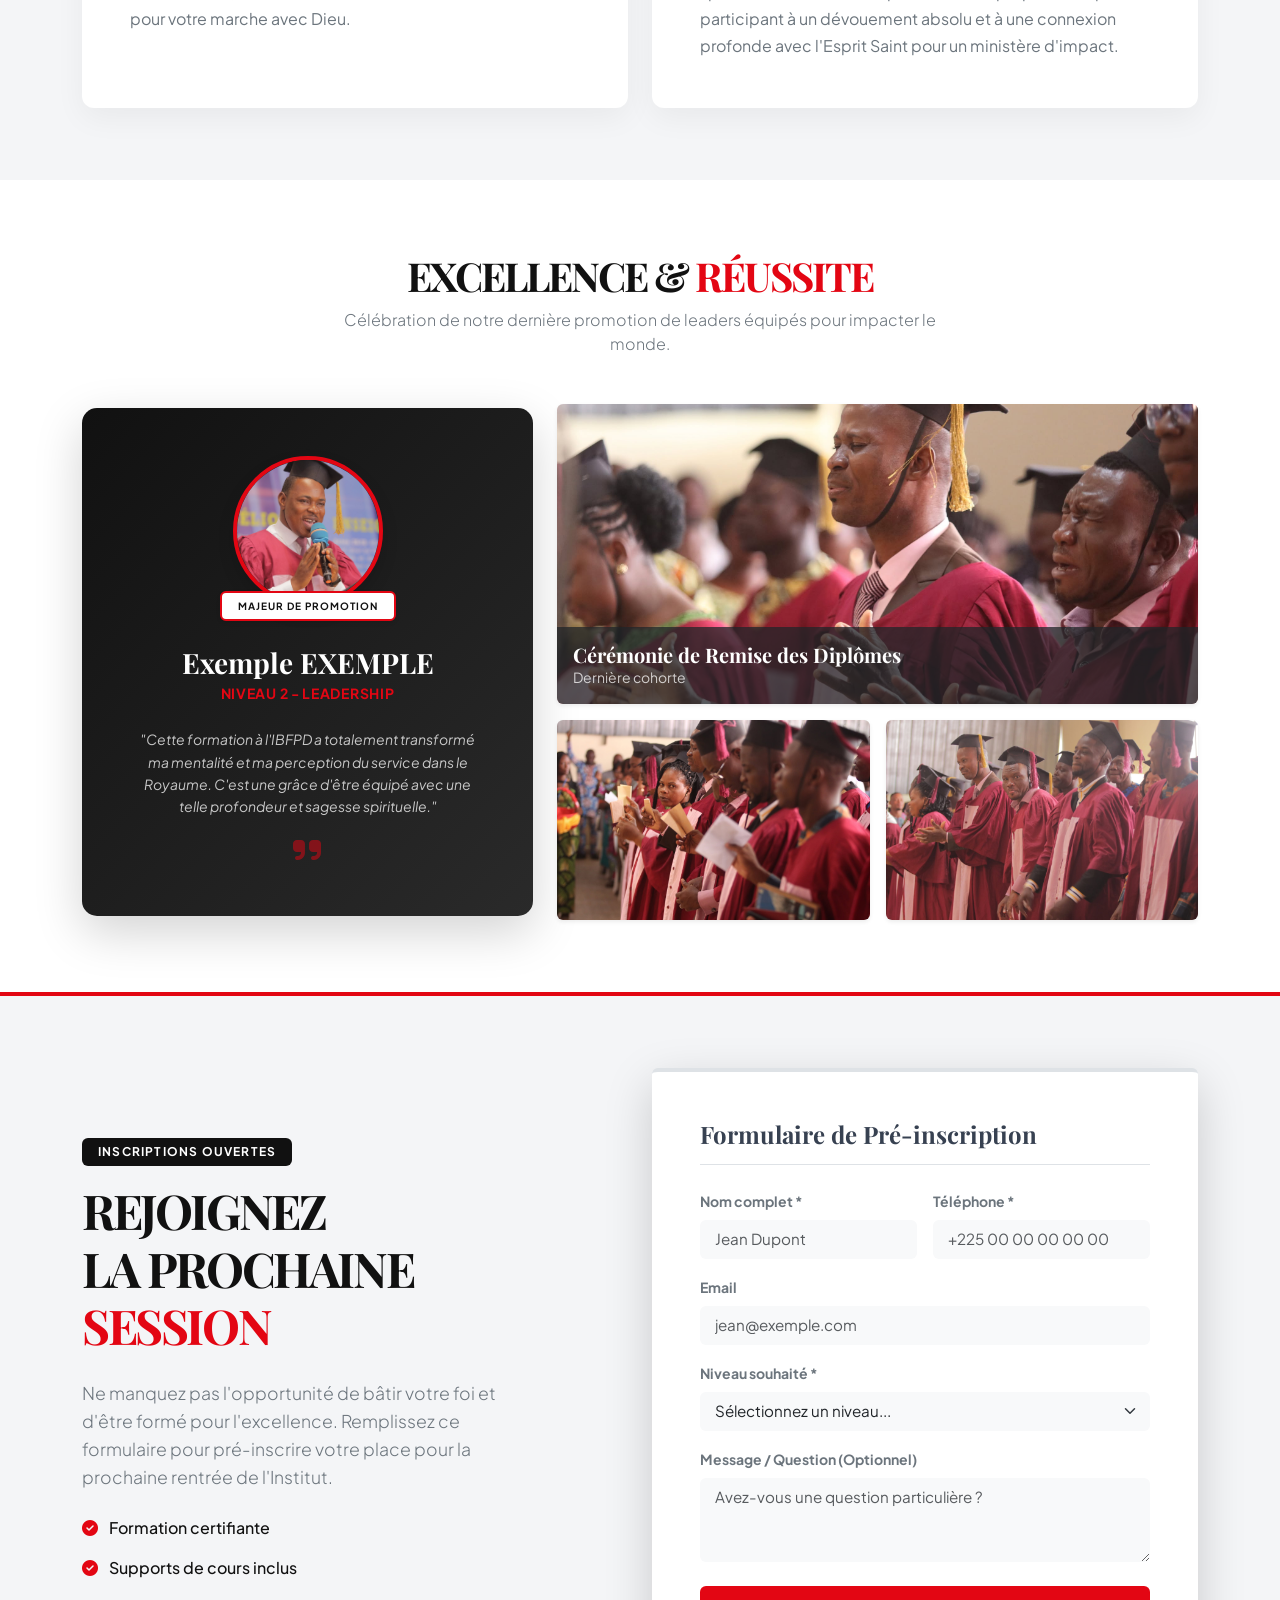
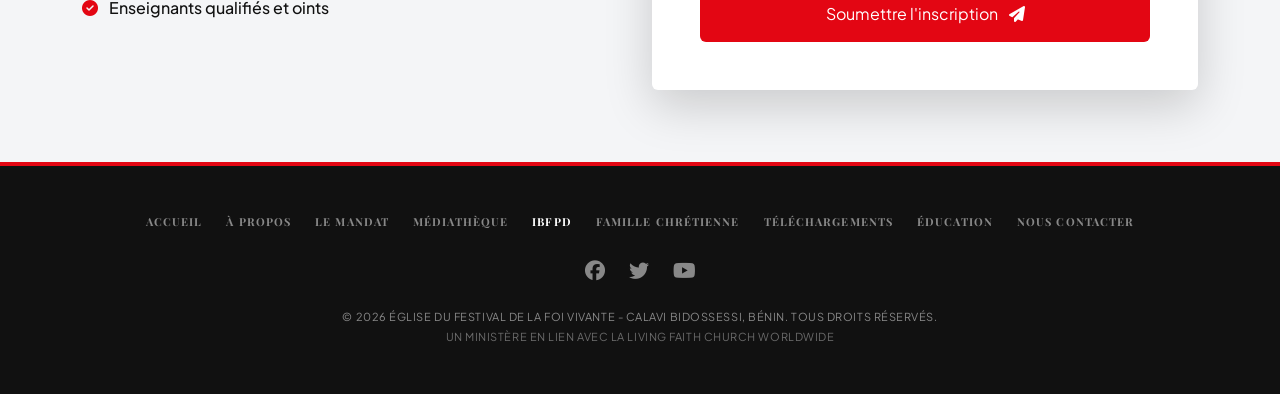
<file: ibfpd.html>
<!DOCTYPE html>
<html lang="fr">

<head>
    <meta charset="UTF-8">
    <meta name="viewport" content="width=device-width, initial-scale=1.0">
    <title>Institut Biblique (IBFPD) | Église du Festival de la Foi Vivante</title>

    <!-- Bootstrap 5 -->
    <link href="https://cdn.jsdelivr.net/npm/bootstrap@5.3.0-alpha1/dist/css/bootstrap.min.css" rel="stylesheet">

    <!-- Google Fonts: Plus Jakarta Sans & Playfair Display -->
    <link rel="preconnect" href="https://fonts.googleapis.com">
    <link rel="preconnect" href="https://fonts.gstatic.com" crossorigin>
    <link
        href="https://fonts.googleapis.com/css2?family=Plus+Jakarta+Sans:wght@300;400;500;600;700;800;900&family=Playfair+Display:wght@700;900&display=swap"
        rel="stylesheet">

    <!-- Font Awesome -->
    <link rel="stylesheet" href="https://cdnjs.cloudflare.com/ajax/libs/font-awesome/6.4.0/css/all.min.css">


    <link rel="stylesheet" href="css/style.css">
</head>

<body>

    <!-- HERO & NAVBAR -->
    <section class="hero-media">
        <!-- Background elements -->
        <img src="images/ipbf_PROMO.jpg"
            alt="Bible and Graduation" class="bg-img">
        <div class="hero-overlay"></div>

        <!-- Navbar Structure -->
        <header class="navbar-custom">
            <!-- Logo -->
            <a href="index.html" class="logo">
                <img src="images/EFFV_logo.png" onerror="this.src='https://placehold.co/65x65/1a472a/FFF?text=EFFV'"
                    alt="Logo EFFV" height="65px" width="auto">
                <div>
                    <span>ÉGLISE DU FESTIVAL</span><br>
                    <span>DE LA FOI VIVANTE</span>
                </div>
            </a>
            <button class="mobile-menu-btn" id="mobile-menu-btn">☰</button>
            <nav>
                <a href="index.html">Accueil</a>
                <a href="apropos.html">À Propos</a>
                <a href="mandat.html">Le Mandat</a>
                <a href="mediatheque.html">Médiathèque</a>
                <a href="ibfpd.html">IBFPD</a>
                <a href="famille_chretienne.html">Famille Chrétienne</a>
                <a href="telechargements.html">Téléchargements</a>
                <a href="education.html">Éducation</a>
                <a href="evenement.html">Événements</a>
                <a href="don.html" class="donate">Faire un Don</a>
            </nav>
        </header>

        <div id="mobile-menu">
            <a href="index.html">Accueil</a>
            <a href="apropos.html">À Propos</a>
            <a href="mandat.html">Le Mandat</a>
            <a href="mediatheque.html">Médiathèque</a>
            <a href="ibfpd.html">IBFPD</a>
            <a href="famille_chretienne.html">Famille Chrétienne</a>
            <a href="telechargements.html">Téléchargements</a>
            <a href="education.html">Éducation</a>
            <a href="evenement.html">Événements</a>
            <a href="don.html" class="donate">Faire un Don</a>
        </div>

        <div class="hero-content container text-center">
            <span class="badge bg-brand-accent text-white mb-3 px-3 py-2 fw-bold tracking-widest text-uppercase"
                style="font-size: 14px;">Formation Spirituelle</span>
            <h1 class="font-heading tracking-tighter mb-4 text-uppercase"
                style="font-size: clamp(2rem, 4vw, 4rem); font-weight: 900; line-height: 1.1;">
                Institut Biblique <br /><span class="text-brand-accent">I.B.F.P.D</span>
            </h1>
            <p class="lead mx-auto text-light" style="max-width: 700px; font-weight: 300;">
                Bâtir des fondations solides dans la foi et forger des leaders équipés pour l'avancement du Royaume.
            </p>
        </div>
    </section>

    <!-- ABOUT INSTITUTE -->
    <section class="py-5 bg-white">
        <div class="container py-4">
            <div class="row align-items-center">
                <div class="col-lg-6 mb-4 mb-lg-0 pe-lg-5">
                    <h2 class="font-heading fw-bold text-brand-dark mb-4 fs-1">L'École de la <span class="text-brand-accent">Sagesse Divine</span></h2>
                    <p class="text-secondary mb-4" style="line-height: 1.8;">
                        L'Institut Biblique du Festival de la Parole de Dieu (IBFPD) est le centre de formation par excellence de l'église. Notre mission est d'équiper les croyants pour qu'ils deviennent des disciples accomplis et des leaders influents dans leur génération.
                    </p>
                    <p class="text-secondary mb-4" style="line-height: 1.8;">
                        La formation est structurée en <strong>deux niveaux fondamentaux</strong>. Le premier niveau est dédié à l'enracinement : il pose la <strong>base</strong> indispensable de la foi et de la nouvelle création. Le second niveau est consacré au <strong>leadership</strong> et au service, préparant les étudiants à un engagement profond et efficace dans l'œuvre de Dieu.
                    </p>
                    <a href="#inscription" class="btn btn-brand mt-2">Rejoindre la formation <i class="fas fa-arrow-right ms-2"></i></a>
                </div>
                <div class="col-lg-6">
                    <div class="position-relative">
                        <img src="images/ipbf.jpeg" alt="Étudiants IBFPD" class="img-fluid rounded shadow-lg">
                        <div class="position-absolute bottom-0 start-0 bg-brand-accent text-white p-4 rounded-end shadow" style="transform: translateY(20px);">
                            <h3 class="font-heading fw-bold mb-0">2 Niveaux</h3>
                            <p class="mb-0 small text-uppercase tracking-wider">De Formation Intensive</p>
                        </div>
                    </div>
                </div>
            </div>
        </div>
    </section>

    <!-- CURRICULUM SECTION -->
    <section class="py-5 bg-brand-lightgrey">
        <div class="container py-4">
            <div class="text-center mb-5">
                <h2 class="font-heading fw-bold text-brand-dark text-uppercase tracking-tighter fs-1">Le Programme <span class="text-brand-accent">Académique</span></h2>
                <p class="text-secondary fw-light mx-auto" style="max-width: 600px;">Un cursus complet conçu pour transformer votre mentalité et équiper votre esprit pour le service chrétien.</p>
            </div>

            <div class="row g-4">
                <!-- NIVEAU 1 -->
                <div class="col-lg-6">
                    <div class="level-card p-4 p-md-5">
                        <div class="d-flex align-items-center mb-4">
                            <div class="bg-brand-dark text-white rounded-circle d-flex align-items-center justify-content-center me-3" style="width: 50px; height: 50px;">
                                <i class="fas fa-book-open fs-4"></i>
                            </div>
                            <div>
                                <h3 class="font-heading fw-bold mb-0 text-brand-dark">Niveau 1</h3>
                                <p class="text-brand-accent fw-bold text-uppercase tracking-wider small mb-0">Les Fondements de la Foi</p>
                            </div>
                        </div>
                        <p class="text-secondary mb-3" style="line-height: 1.7;">
                            Ce premier niveau est conçu pour asseoir les bases spirituelles du croyant. Il couvre les principes essentiels de la nouvelle création, de la foi et de la prière exaucée. 
                        </p>
                        <p class="text-secondary mb-0" style="line-height: 1.7;">
                            Au travers de cet enseignement, vous découvrirez comment activer la prospérité financière, vivre la santé divine et comprendre l'œuvre du Saint-Esprit. Ce niveau aborde également la direction divine et l'harmonie dans la vie de famille, établissant ainsi une fondation inébranlable pour votre marche avec Dieu.
                        </p>
                    </div>
                </div>

                <!-- NIVEAU 2 -->
                <div class="col-lg-6">
                    <div class="level-card level-2 p-4 p-md-5">
                        <div class="d-flex align-items-center mb-4">
                            <div class="bg-brand-accent text-white rounded-circle d-flex align-items-center justify-content-center me-3" style="width: 50px; height: 50px;">
                                <i class="fas fa-crown fs-4"></i>
                            </div>
                            <div>
                                <h3 class="font-heading fw-bold mb-0 text-brand-dark">Niveau 2</h3>
                                <p class="text-brand-accent fw-bold text-uppercase tracking-wider small mb-0">L'École du Leadership</p>
                            </div>
                        </div>
                        <p class="text-secondary mb-3" style="line-height: 1.7;">
                            Ce second niveau est une formation avancée orientée vers le service et l'excellence dans le Royaume. Ce programme intensif transforme votre mentalité et vous équipe pour gagner des âmes, diriger avec sagesse et manifester la puissance de la rédemption. 
                        </p>
                        <p class="text-secondary mb-0" style="line-height: 1.7;">
                            Vous y étudierez la dynamique de l'intendance, la plateforme du service divin et les clés de la croissance spirituelle et ecclésiastique. Ce niveau prépare chaque participant à un dévouement absolu et à une connexion profonde avec l'Esprit Saint pour un ministère d'impact.
                        </p>
                    </div>
                </div>
            </div>
        </div>
    </section>

    <!-- GRADUATES / VALEDICTORIAN -->
    <section class="py-5 bg-white">
        <div class="container py-4">
            <div class="text-center mb-5">
                <h2 class="font-heading fw-bold text-brand-dark text-uppercase tracking-tighter fs-1">Excellence & <span class="text-brand-accent">Réussite</span></h2>
                <p class="text-secondary fw-light mx-auto" style="max-width: 600px;">Célébration de notre dernière promotion de leaders équipés pour impacter le monde.</p>
            </div>

            <div class="row g-4 align-items-center">
                <!-- Majeur de Promotion -->
                <div class="col-lg-5">
                    <div class="valedictorian-card p-4 p-md-5 text-center shadow-lg">
                        
                        <div class="position-relative d-inline-block mb-4">
                            <img src="images/Meilleur_Promo.jpg" onerror="this.src='https://images.unsplash.com/photo-1535713875002-d1d0cf377fde?ixlib=rb-4.0.3&auto=format&fit=crop&w=400&q=80'" alt="Majeur de promotion" class="rounded-circle border border-4 border-brand-accent shadow" style="width: 150px; height: 150px; object-fit: cover;">
                            <span class="position-absolute top-100 start-50 translate-middle badge bg-white text-brand-dark px-3 py-2 fw-bold tracking-widest text-uppercase shadow-sm" style="font-size: 10px; border: 2px solid var(--brand-accent); white-space: nowrap;">Majeur de Promotion</span>
                        </div>
                        
                        <h3 class="font-heading fw-bold fs-3 mb-1 mt-3">Exemple EXEMPLE</h3>
                        <p class="text-brand-accent fw-bold small text-uppercase tracking-wider mb-4">Niveau 2 - Leadership</p>
                        
                        <p class="fst-italic opacity-75 mb-0" style="font-size: 14px; line-height: 1.6;">
                            "Cette formation à l'IBFPD a totalement transformé ma mentalité et ma perception du service dans le Royaume. C'est une grâce d'être équipé avec une telle profondeur et sagesse spirituelle."
                        </p>
                        <i class="fas fa-quote-right text-brand-accent mt-3 opacity-50 fs-2"></i>
                    </div>
                </div>

                <!-- Photos de groupe de la promotion -->
                <div class="col-lg-7">
                    <div class="row g-3">
                        <div class="col-md-12">
                            <div class="rounded overflow-hidden shadow-sm position-relative" style="height: 300px;">
                                <img src="images/ipbf_class.jpg" onerror="this.src='https://images.unsplash.com/photo-1523240795612-9a054b0db644?ixlib=rb-4.0.3&auto=format&fit=crop&w=1000&q=80'" alt="Promotion IBFPD" class="w-100 h-100 object-fit-cover hover-grayscale-0 grayscale transition-all">
                                <div class="position-absolute bottom-0 start-0 w-100 p-3 bg-dark bg-opacity-75 text-white">
                                    <h5 class="mb-0 font-heading fw-bold">Cérémonie de Remise des Diplômes</h5>
                                    <p class="small mb-0 opacity-75">Dernière cohorte</p>
                                </div>
                            </div>
                        </div>
                        <div class="col-md-6">
                            <div class="rounded overflow-hidden shadow-sm" style="height: 200px;">
                                <img src="images/ipbf_class3.jpg" onerror="this.src='https://images.unsplash.com/photo-1509062522246-3755977927d7?ixlib=rb-4.0.3&auto=format&fit=crop&w=600&q=80'" alt="Cours" class="w-100 h-100 object-fit-cover hover-grayscale-0 grayscale transition-all">
                            </div>
                        </div>
                        <div class="col-md-6">
                            <div class="rounded overflow-hidden shadow-sm" style="height: 200px;">
                                <img src="images/ipbf_class2.jpg" onerror="this.src='https://images.unsplash.com/photo-1511632765486-a01980e01a18?ixlib=rb-4.0.3&auto=format&fit=crop&w=600&q=80'" alt="Remise" class="w-100 h-100 object-fit-cover hover-grayscale-0 grayscale transition-all">
                            </div>
                        </div>
                    </div>
                </div>
            </div>
        </div>
    </section>

    <!-- REGISTRATION CTA SECTION -->
    <section id="inscription" class="contact-form-section py-5">
        <div class="container py-4">
            <div class="row align-items-center justify-content-between">
                <div class="col-lg-5 mb-5 mb-lg-0 text-center text-lg-start">
                    <span class="badge bg-brand-dark text-white mb-3 px-3 py-2 fw-bold tracking-widest text-uppercase">Inscriptions Ouvertes</span>
                    <h2 class="font-heading fw-bold text-brand-dark mb-4 display-5 text-uppercase tracking-tighter">
                        Rejoignez <br>La Prochaine <span class="text-brand-accent">Session</span>
                    </h2>
                    <p class="text-secondary mb-4 lead" style="font-size: 1.1rem; line-height: 1.6;">
                        Ne manquez pas l'opportunité de bâtir votre foi et d'être formé pour l'excellence. Remplissez ce formulaire pour pré-inscrire votre place pour la prochaine rentrée de l'Institut.
                    </p>
                    <ul class="list-unstyled text-start d-inline-block mx-auto mx-lg-0 mb-0">
                        <li class="mb-3 text-brand-dark fw-medium"><i class="fas fa-check-circle text-brand-accent me-2"></i> Formation certifiante</li>
                        <li class="mb-3 text-brand-dark fw-medium"><i class="fas fa-check-circle text-brand-accent me-2"></i> Supports de cours inclus</li>
                        <li class="mb-0 text-brand-dark fw-medium"><i class="fas fa-check-circle text-brand-accent me-2"></i> Enseignants qualifiés et oints</li>
                    </ul>
                </div>
                <div class="col-lg-6">
                    <div class="bg-white p-4 p-md-5 rounded shadow-lg border-top border-4 border-brand-dark">
                        <h3 class="font-heading fw-bold mb-4 fs-4 border-bottom pb-3">Formulaire de Pré-inscription</h3>
                        <form>
                            <div class="row g-3">
                                <div class="col-md-6">
                                    <label class="form-label small fw-bold text-secondary">Nom complet *</label>
                                    <input type="text" class="form-control bg-light border-0 py-2" placeholder="Jean Dupont" required>
                                </div>
                                <div class="col-md-6">
                                    <label class="form-label small fw-bold text-secondary">Téléphone *</label>
                                    <input type="tel" class="form-control bg-light border-0 py-2" placeholder="+225 00 00 00 00 00" required>
                                </div>
                                <div class="col-md-12">
                                    <label class="form-label small fw-bold text-secondary">Email</label>
                                    <input type="email" class="form-control bg-light border-0 py-2" placeholder="jean@exemple.com">
                                </div>
                                <div class="col-md-12">
                                    <label class="form-label small fw-bold text-secondary">Niveau souhaité *</label>
                                    <select class="form-select bg-light border-0 py-2" required>
                                        <option value="" selected disabled>Sélectionnez un niveau...</option>
                                        <option value="niveau1">Niveau 1 - Les Fondements de la Foi</option>
                                        <option value="niveau2">Niveau 2 - L'École du Leadership</option>
                                    </select>
                                </div>
                                <div class="col-md-12">
                                    <label class="form-label small fw-bold text-secondary">Message / Question (Optionnel)</label>
                                    <textarea class="form-control bg-light border-0 py-2" rows="3" placeholder="Avez-vous une question particulière ?"></textarea>
                                </div>
                                <div class="col-md-12 mt-4">
                                    <button type="submit" class="btn btn-brand w-100 py-3">Soumettre l'inscription <i class="fas fa-paper-plane ms-2"></i></button>
                                </div>
                            </div>
                        </form>
                    </div>
                </div>
            </div>
        </div>
    </section>

    <!-- FOOTER -->
    <footer class="bg-brand-dark text-white py-5" style="border-top: 4px solid var(--brand-accent);">
        <div class="container text-center">
            <div class="d-flex flex-wrap justify-content-center gap-4 mb-4 font-heading text-uppercase tracking-widest fw-bold"
                style="font-size: 11px;">
                <a href="index.html" class="text-white-50 text-decoration-none">Accueil</a>
                <a href="apropos.html" class="text-white-50 text-decoration-none">À Propos</a>
                <a href="mandat.html" class="text-white-50 text-decoration-none">Le Mandat</a>
                <a href="mediatheque.html" class="text-white-50 text-decoration-none">Médiathèque</a>
                <a href="ibfpd.html" class="text-white text-decoration-none">IBFPD</a>
                <a href="#" class="text-white-50 text-decoration-none">Famille Chrétienne</a>
                <a href="#" class="text-white-50 text-decoration-none">Téléchargements</a>
                <a href="#" class="text-white-50 text-decoration-none">Éducation</a>
                <a href="#" class="text-white-50 text-decoration-none">Nous Contacter</a>
            </div>

            <div class="d-flex justify-content-center gap-4 mb-4">
                <a href="#" class="text-white-50 text-decoration-none fs-5"><i class="fab fa-facebook"></i></a>
                <a href="#" class="text-white-50 text-decoration-none fs-5"><i class="fab fa-twitter"></i></a>
                <a href="#" class="text-white-50 text-decoration-none fs-5"><i class="fab fa-youtube"></i></a>
            </div>

            <div class="small text-white-50 text-uppercase tracking-wider" style="font-size: 11px;">
                <p class="mb-1">&copy; 2026 Église du Festival de la Foi Vivante - Calavi Bidossessi, Bénin. Tous droits réservés.</p>
                <p class="opacity-75 mb-0">Un ministère en lien avec la Living Faith Church Worldwide</p>
            </div>
        </div>
    </footer>

    <!-- Bootstrap Bundle JS -->
    <script src="https://cdn.jsdelivr.net/npm/bootstrap@5.3.0-alpha1/dist/js/bootstrap.bundle.min.js"></script>
    <script src="js/main.js"></script>


</body>
</html>
</file>
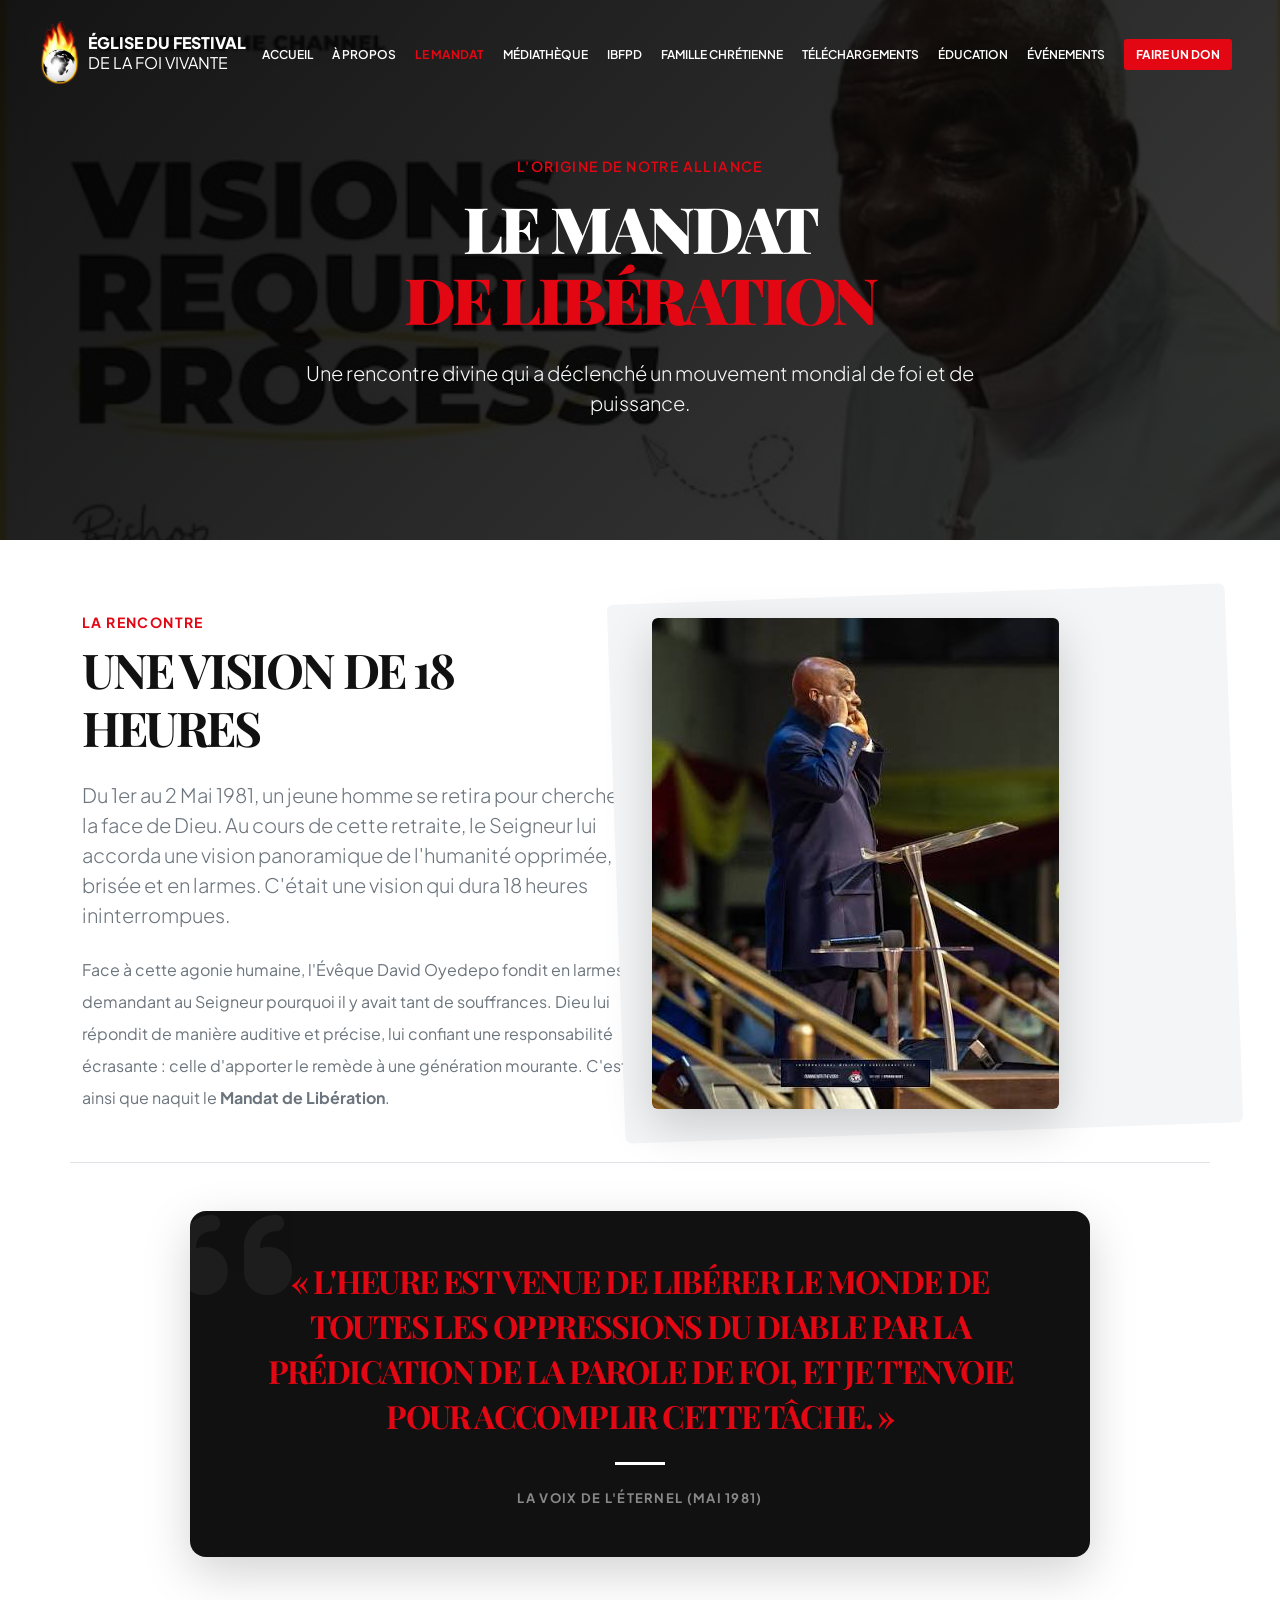
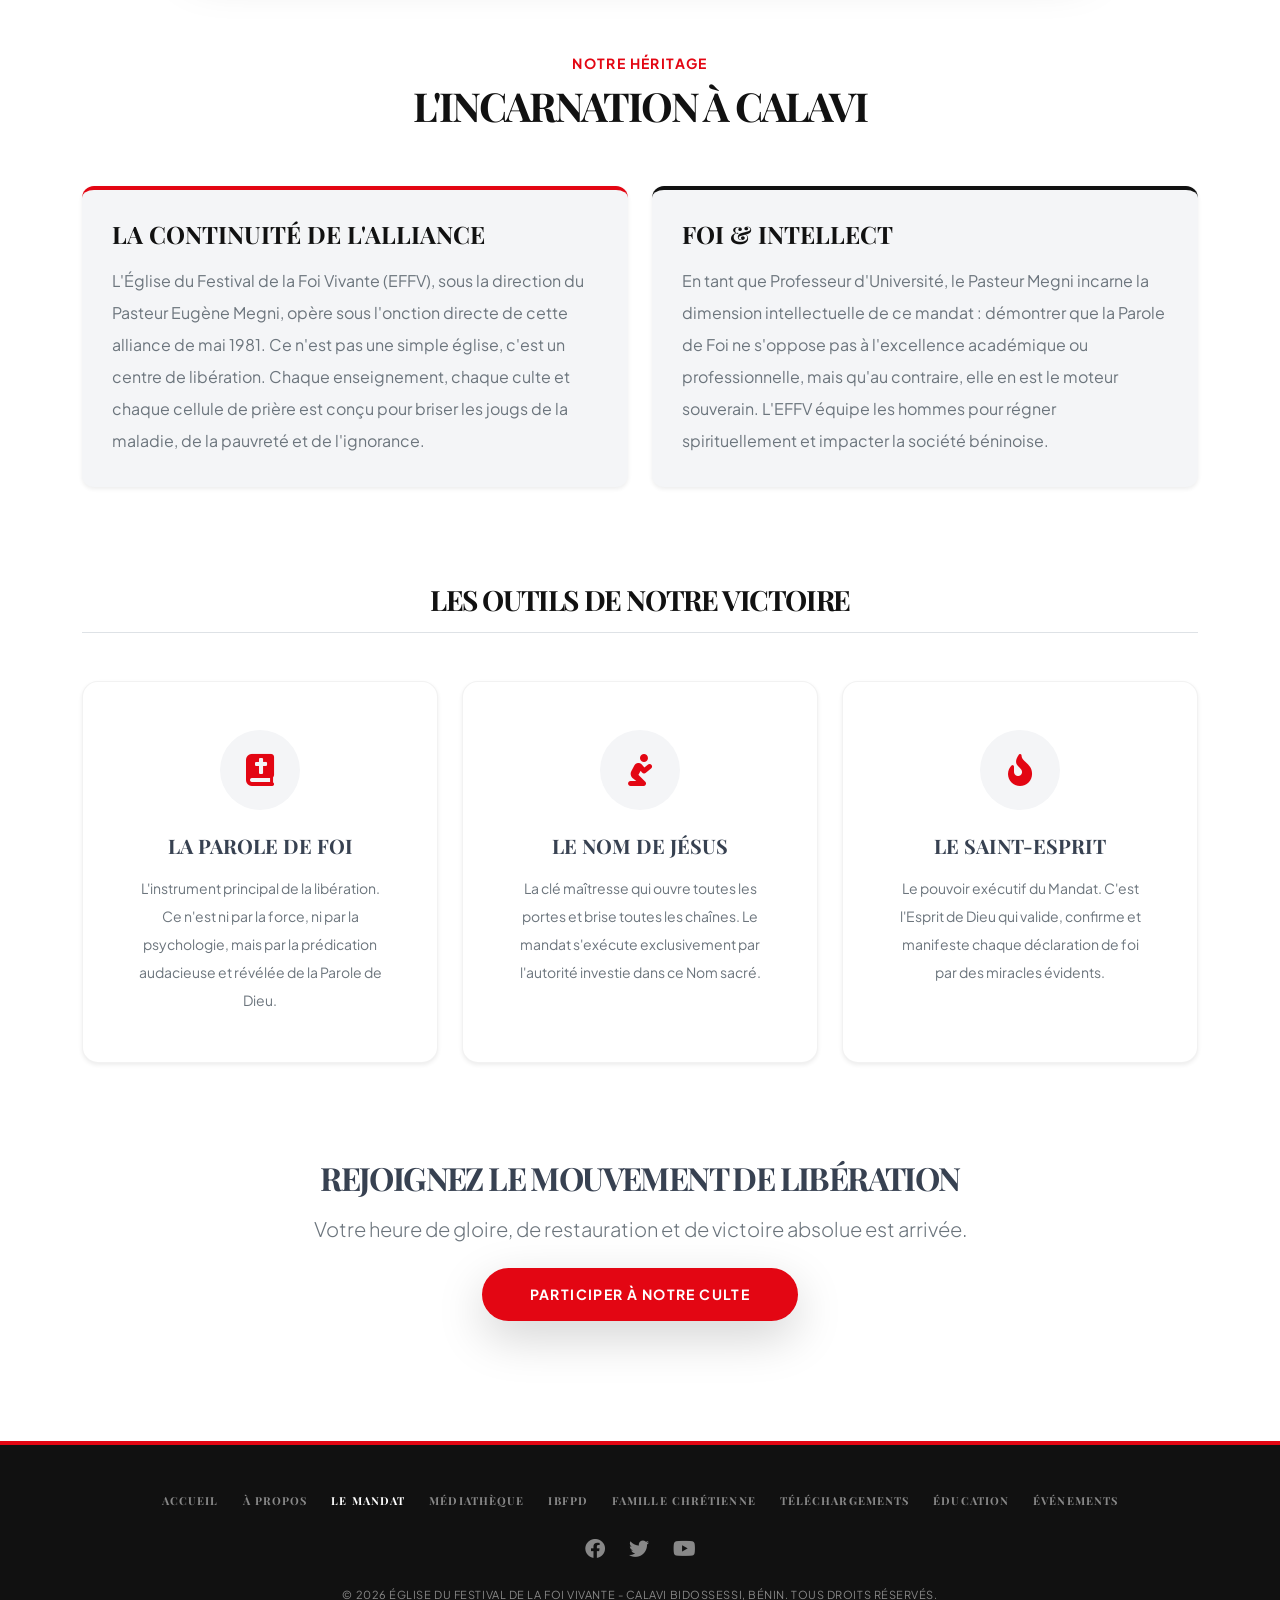
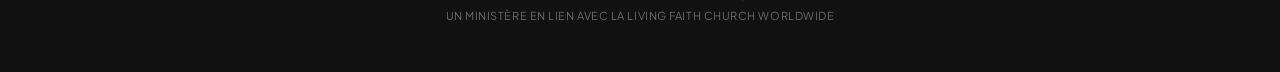
<file: mandat.html>
<!DOCTYPE html>
<html lang="fr">
<head>
    <meta charset="UTF-8">
    <meta name="viewport" content="width=device-width, initial-scale=1.0">
    <title>Le Mandat - Église du Festival de la Foi Vivante</title>
    <!-- Bootstrap -->
    <link href="https://cdn.jsdelivr.net/npm/bootstrap@5.3.0-alpha1/dist/css/bootstrap.min.css" rel="stylesheet">
    <!-- FontAwesome -->
    <link rel="stylesheet" href="https://cdnjs.cloudflare.com/ajax/libs/font-awesome/6.0.0/css/all.min.css">
    <!-- Polices Google Fonts -->
    <link href="https://fonts.googleapis.com/css2?family=Plus+Jakarta+Sans:wght@300;400;500;600;700;800&family=Playfair+Display:wght@700;900&display=swap" rel="stylesheet">
    <!-- Styles -->
    <link rel="stylesheet" href="css/style.css">
</head>
<body>

    <!-- Navbar Structure -->
    <header class="navbar-custom">
        <!-- Logo -->
        <a href="index.html" class="logo">
            <img src="images/EFFV_logo.png" onerror="this.src='https://placehold.co/65x65/1a472a/FFF?text=EFFV'"
                alt="Logo EFFV" height="65px" width="auto">
            <div>
                <span>ÉGLISE DU FESTIVAL</span><br>
                <span>DE LA FOI VIVANTE</span>
            </div>
        </a>
        <button class="mobile-menu-btn" id="mobile-menu-btn">☰</button>
        <nav>
            <a href="index.html">Accueil</a>
            <a href="apropos.html">À Propos</a>
            <a href="mandat.html" class="active" style="color: var(--brand-accent) !important;">Le Mandat</a>
            <a href="mediatheque.html">Médiathèque</a>
            <a href="ibfpd.html">IBFPD</a>
            <a href="famille_chretienne.html">Famille Chrétienne</a>
            <a href="telechargements.html">Téléchargements</a>
            <a href="education.html">Éducation</a>
            <a href="evenement.html">Événements</a>
            <a href="#" class="donate">Faire un Don</a>
        </nav>

        <!-- Mobile Menu Dropdown -->
        <div id="mobile-menu">
            <a href="index.html">Accueil</a>
            <a href="apropos.html">À Propos</a>
            <a href="mandat.html">Le Mandat</a>
            <a href="mediatheque.html">Médiathèque</a>
            <a href="ibfpd.html">IBFPD</a>
            <a href="famille_chretienne.html">Famille Chrétienne</a>
            <a href="telechargements.html">Téléchargements</a>
            <a href="education.html">Éducation</a>
            <a href="evenement.html">Événements</a>
            <a href="#" class="donate">Faire un Don</a>
        </div>
    </header>

    <!-- HERO SECTION -->
    <section class="hero-media" style="height: 60vh;">
        <!-- Background elements -->
        <img src="images/mandatbaner.jpg" onerror="this.src='https://images.unsplash.com/photo-1490730141103-6cac27aaab94?ixlib=rb-4.0.3&auto=format&fit=crop&w=1920&q=80'" alt="Mandat Divin" class="bg-img grayscale hover-grayscale-0 transition-all">
        <div class="hero-overlay"></div>

        <div class="hero-content container text-white">
            <span class="d-block text-brand-accent tracking-widest text-uppercase mb-3" style="font-size: 14px; font-weight: 600;">L'Origine de Notre Alliance</span>
            <h1 class="font-heading tracking-tighter mb-4 text-uppercase" style="font-size: clamp(2.5rem, 5vw, 4.5rem); font-weight: 900; line-height: 1.1;">
                Le Mandat <br/><span class="text-brand-accent">De Libération</span>
            </h1>
            <p class="lead mx-auto text-light" style="max-width: 700px; font-weight: 300;">
                Une rencontre divine qui a déclenché un mouvement mondial de foi et de puissance.
            </p>
        </div>
    </section>

    <!-- MAIN CONTENT -->
    <main class="flex-grow-1 bg-white py-5">
        <div class="container py-4">
            
            <!-- SECTION : LA VISION (18 HEURES) -->
            <div class="row align-items-center mb-5 pb-5 border-bottom">
                <div class="col-lg-6 mb-4 mb-lg-0">
                    <span class="d-block text-brand-accent fw-bold tracking-widest text-uppercase mb-2 small">La Rencontre</span>
                    <h2 class="display-5 font-heading fw-bold text-brand-dark text-uppercase tracking-tighter mb-4">Une Vision de 18 Heures</h2>
                    <p class="fs-5 fw-light text-secondary mb-4 lh-base">
                        Du 1er au 2 Mai 1981, un jeune homme se retira pour chercher la face de Dieu. Au cours de cette retraite, le Seigneur lui accorda une vision panoramique de l'humanité opprimée, brisée et en larmes. C'était une vision qui dura 18 heures ininterrompues.
                    </p>
                    <p class="text-secondary lh-lg mb-0">
                        Face à cette agonie humaine, l'Évêque David Oyedepo fondit en larmes, demandant au Seigneur pourquoi il y avait tant de souffrances. Dieu lui répondit de manière auditive et précise, lui confiant une responsabilité écrasante : celle d'apporter le remède à une génération mourante. C'est ainsi que naquit le <strong>Mandat de Libération</strong>.
                    </p>
                </div>
                <div class="col-lg-6 position-relative">
                    <div class="bg-brand-lightgrey position-absolute rounded" style="inset: -1.5rem; transform: rotate(-2deg); z-index: 0;"></div>
                    <img src="images/bishopdavid2.jpg" onerror="this.src='https://images.unsplash.com/photo-1445445290350-18a3b86e0b5b?ixlib=rb-4.0.3&auto=format&fit=crop&w=800&q=80'" alt="Prière fervente" class="img-fluid rounded shadow-lg position-relative grayscale hover-grayscale-0 transition-all" style="z-index: 1;">
                </div>
            </div>

            <!-- SECTION : LE MANDAT (CITATION) -->
            <div class="text-center mx-auto mb-5 pb-5" style="max-width: 900px;">
                <div class="bg-brand-dark text-white p-5 rounded-4 shadow-lg position-relative overflow-hidden">
                    <i class="fas fa-quote-left position-absolute text-white-50" style="font-size: 8rem; top: -20px; left: -10px; opacity: 0.1;"></i>
                    <h3 class="font-heading fs-2 fw-bold text-uppercase tracking-tighter mb-4 text-brand-accent lh-sm" style="line-height: 1.4 !important;">
                        « L'heure est venue de libérer le monde de toutes les oppressions du diable par la prédication de la parole de foi, et je t'envoie pour accomplir cette tâche. »
                    </h3>
                    <div class="mx-auto bg-white mb-4" style="width: 50px; height: 3px;"></div>
                    <p class="text-uppercase tracking-widest fw-bold mb-0 text-white-50" style="font-size: 13px;">La Voix de l'Éternel (Mai 1981)</p>
                </div>
            </div>

            <!-- SECTION : NOTRE APPLICATION LOCALE (EFFV) -->
            <div class="row mb-5 pb-4">
                <div class="col-12 text-center mb-5">
                    <span class="d-block text-brand-accent fw-bold tracking-widest text-uppercase mb-2 small">Notre Héritage</span>
                    <h2 class="display-6 font-heading fw-bold text-brand-dark text-uppercase tracking-tighter">L'Incarnation à Calavi</h2>
                </div>
                
                <div class="col-md-6 mb-4">
                    <div class="pillar-card d-flex flex-column h-100 shadow-sm border-0 bg-brand-lightgrey" style="border-top: 4px solid var(--brand-accent) !important; border-radius: 12px; padding: 30px;">
                        <div>
                            <h4 class="font-heading fw-bold fs-4 text-uppercase text-brand-dark mb-3">La Continuité de l'Alliance</h4>
                            <p class="text-secondary lh-lg mb-0 fs-6">
                                L'Église du Festival de la Foi Vivante (EFFV), sous la direction du Pasteur Eugène Megni, opère sous l'onction directe de cette alliance de mai 1981. Ce n'est pas une simple église, c'est un centre de libération. Chaque enseignement, chaque culte et chaque cellule de prière est conçu pour briser les jougs de la maladie, de la pauvreté et de l'ignorance.
                            </p>
                        </div>
                    </div>
                </div>
                
                <div class="col-md-6 mb-4">
                    <div class="pillar-card d-flex flex-column h-100 shadow-sm border-0 bg-brand-lightgrey" style="border-top: 4px solid var(--brand-dark) !important; border-radius: 12px; padding: 30px;">
                        <div>
                            <h4 class="font-heading fw-bold fs-4 text-uppercase text-brand-dark mb-3">Foi & Intellect</h4>
                            <p class="text-secondary lh-lg mb-0 fs-6">
                                En tant que Professeur d'Université, le Pasteur Megni incarne la dimension intellectuelle de ce mandat : démontrer que la Parole de Foi ne s'oppose pas à l'excellence académique ou professionnelle, mais qu'au contraire, elle en est le moteur souverain. L'EFFV équipe les hommes pour régner spirituellement et impacter la société béninoise.
                            </p>
                        </div>
                    </div>
                </div>
            </div>

            <!-- SECTION : LES ARMES DU MANDAT -->
            <div class="mb-5">
                <h3 class="font-heading fs-3 fw-bold text-center text-uppercase text-brand-dark tracking-tighter border-bottom pb-3 mb-5">Les Outils de Notre Victoire</h3>
                
                <div class="row g-4">
                    <div class="col-lg-4">
                        <div class="text-center p-5 border rounded-4 shadow-sm hover-shadow transition-all h-100 bg-white" style="border: 1px solid rgba(0,0,0,0.05) !important;">
                            <div class="icon-circle mx-auto mb-4 bg-brand-lightgrey text-brand-accent d-flex align-items-center justify-content-center rounded-circle" style="width: 80px; height: 80px; font-size: 2rem;">
                                <i class="fas fa-bible"></i>
                            </div>
                            <h4 class="font-heading fw-bold text-uppercase fs-5 mb-3">La Parole de Foi</h4>
                            <p class="text-secondary small mb-0 lh-lg">L'instrument principal de la libération. Ce n'est ni par la force, ni par la psychologie, mais par la prédication audacieuse et révélée de la Parole de Dieu.</p>
                        </div>
                    </div>
                    <div class="col-lg-4">
                        <div class="text-center p-5 border rounded-4 shadow-sm hover-shadow transition-all h-100 bg-white" style="border: 1px solid rgba(0,0,0,0.05) !important;">
                            <div class="icon-circle mx-auto mb-4 bg-brand-lightgrey text-brand-accent d-flex align-items-center justify-content-center rounded-circle" style="width: 80px; height: 80px; font-size: 2rem;">
                                <i class="fas fa-pray"></i>
                            </div>
                            <h4 class="font-heading fw-bold text-uppercase fs-5 mb-3">Le Nom de Jésus</h4>
                            <p class="text-secondary small mb-0 lh-lg">La clé maîtresse qui ouvre toutes les portes et brise toutes les chaînes. Le mandat s'exécute exclusivement par l'autorité investie dans ce Nom sacré.</p>
                        </div>
                    </div>
                    <div class="col-lg-4">
                        <div class="text-center p-5 border rounded-4 shadow-sm hover-shadow transition-all h-100 bg-white" style="border: 1px solid rgba(0,0,0,0.05) !important;">
                            <div class="icon-circle mx-auto mb-4 bg-brand-lightgrey text-brand-accent d-flex align-items-center justify-content-center rounded-circle" style="width: 80px; height: 80px; font-size: 2rem;">
                                <i class="fas fa-fire-alt"></i>
                            </div>
                            <h4 class="font-heading fw-bold text-uppercase fs-5 mb-3">Le Saint-Esprit</h4>
                            <p class="text-secondary small mb-0 lh-lg">Le pouvoir exécutif du Mandat. C'est l'Esprit de Dieu qui valide, confirme et manifeste chaque déclaration de foi par des miracles évidents.</p>
                        </div>
                    </div>
                </div>
            </div>

            <!-- CALL TO ACTION -->
            <div class="text-center py-5">
                <h3 class="font-heading fw-bold text-uppercase fs-2 mb-3 tracking-tighter">Rejoignez le Mouvement de Libération</h3>
                <p class="text-secondary fs-5 mb-4 fw-light">Votre heure de gloire, de restauration et de victoire absolue est arrivée.</p>
                <a href="#" class="btn btn-brand btn-lg text-uppercase tracking-widest fw-bold px-5 py-3 shadow-lg rounded-pill" style="font-size: 14px;">Participer à notre culte</a>
            </div>

        </div>
    </main>

    <!-- FOOTER -->
    <footer class="bg-brand-dark text-white py-5" style="border-top: 4px solid var(--brand-accent);">
        <div class="container text-center">
            <div class="d-flex flex-wrap justify-content-center gap-4 mb-4 font-heading text-uppercase tracking-widest fw-bold" style="font-size: 11px;">
                <a href="index.html" class="text-white-50 text-decoration-none">Accueil</a>
                <a href="apropos.html" class="text-white-50 text-decoration-none">À Propos</a>
                <a href="mandat.html" class="text-white text-decoration-none">Le Mandat</a>
                <a href="mediatheque.html" class="text-white-50 text-decoration-none">Médiathèque</a>
                <a href="ibfpd.html" class="text-white-50 text-decoration-none">IBFPD</a>
                <a href="famille_chretienne.html" class="text-white-50 text-decoration-none">Famille Chrétienne</a>
                <a href="telechargements.html" class="text-white-50 text-decoration-none">Téléchargements</a>
                <a href="education.html" class="text-white-50 text-decoration-none">Éducation</a>
                <a href="evenement.html" class="text-white-50 text-decoration-none">Événements</a>
            </div>
            
            <div class="d-flex justify-content-center gap-4 mb-4">
                <a href="#" class="text-white-50 text-decoration-none fs-5"><i class="fab fa-facebook"></i></a>
                <a href="#" class="text-white-50 text-decoration-none fs-5"><i class="fab fa-twitter"></i></a>
                <a href="#" class="text-white-50 text-decoration-none fs-5"><i class="fab fa-youtube"></i></a>
            </div>
            
            <div class="small text-white-50 text-uppercase tracking-wider" style="font-size: 11px;">
                <p class="mb-1">&copy; 2026 Église du Festival de la Foi Vivante - Calavi Bidossessi, Bénin. Tous droits réservés.</p>
                <p class="opacity-75 mb-0">Un ministère en lien avec la Living Faith Church Worldwide</p>
            </div>
        </div>
    </footer>

    <!-- Bootstrap Bundle JS -->
    <script src="https://cdn.jsdelivr.net/npm/bootstrap@5.3.0-alpha1/dist/js/bootstrap.bundle.min.js"></script>
    <!-- Main Script -->
    <script src="js/main.js"></script>
</body>
</html>
</file>
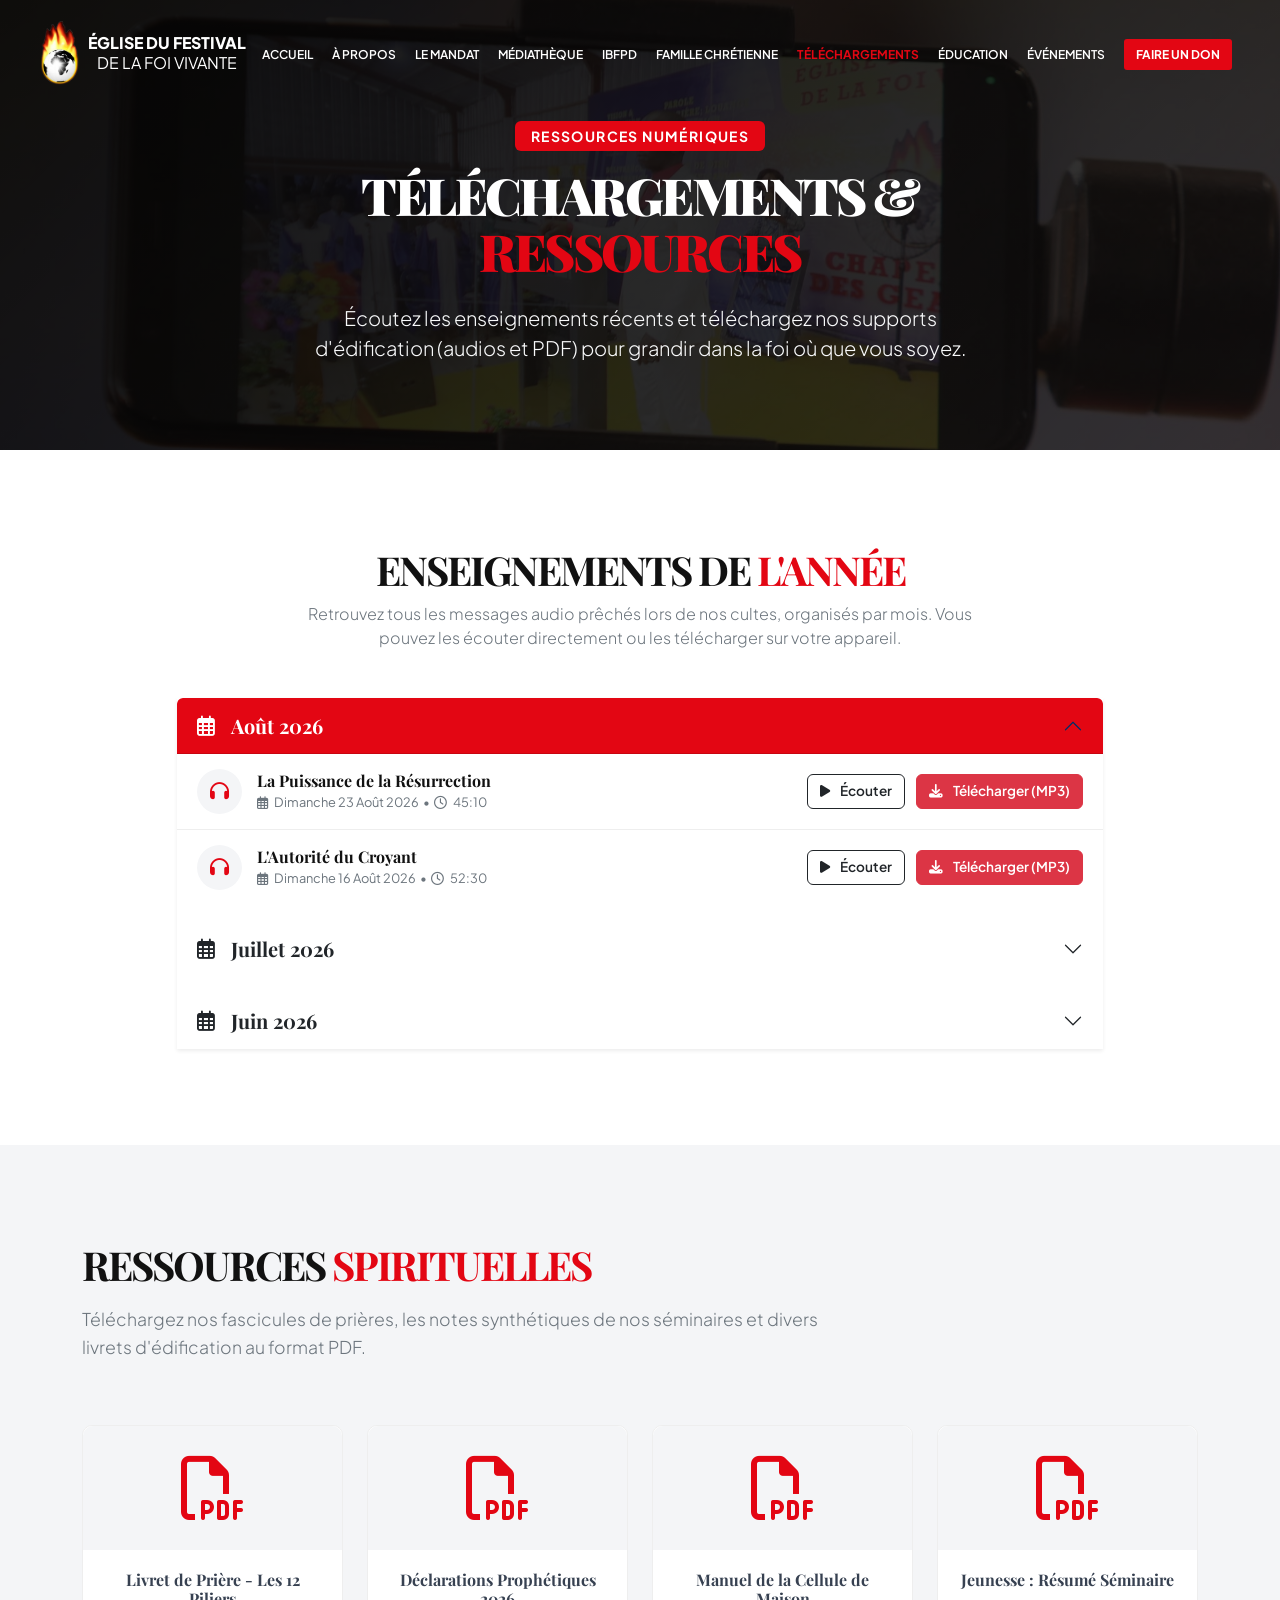
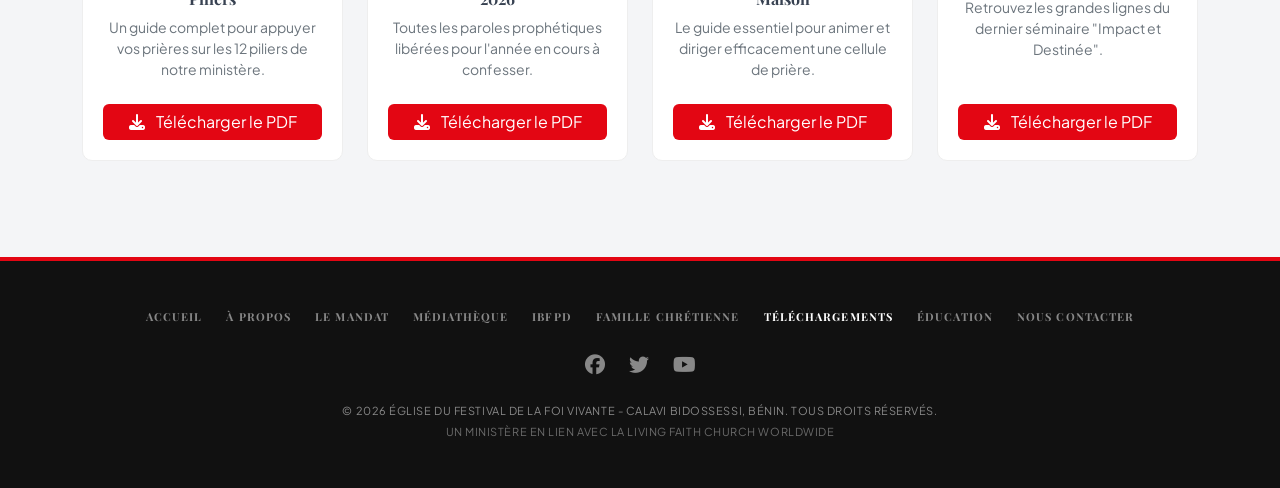
<file: telechargements.html>
<!DOCTYPE html>
<html lang="fr">

<head>
    <meta charset="UTF-8">
    <meta name="viewport" content="width=device-width, initial-scale=1.0">
    <title>Téléchargements | Église du Festival de la Foi Vivante</title>

    <!-- Bootstrap 5 -->
    <link href="https://cdn.jsdelivr.net/npm/bootstrap@5.3.0-alpha1/dist/css/bootstrap.min.css" rel="stylesheet">

    <!-- Google Fonts: Plus Jakarta Sans & Playfair Display -->
    <link rel="preconnect" href="https://fonts.googleapis.com">
    <link rel="preconnect" href="https://fonts.gstatic.com" crossorigin>
    <link
        href="https://fonts.googleapis.com/css2?family=Plus+Jakarta+Sans:wght@300;400;500;600;700;800;900&family=Playfair+Display:wght@700;900&display=swap"
        rel="stylesheet">

    <!-- Font Awesome -->
    <link rel="stylesheet" href="https://cdnjs.cloudflare.com/ajax/libs/font-awesome/6.4.0/css/all.min.css">


    <link rel="stylesheet" href="css/style.css">
</head>

<body>

    <!-- HERO & NAVBAR -->
    <section class="hero-media">
        <!-- Background elements -->
        <img src="images/telechargement.jpg"
            alt="Study and Downloads" class="bg-img">
        <div class="hero-overlay"></div>

        <!-- Navbar Structure -->
        <header class="navbar-custom">
            <!-- Logo -->
            <a href="index.html" class="logo">
                <img src="images/EFFV_logo.png" onerror="this.src='https://placehold.co/65x65/1a472a/FFF?text=EFFV'"
                    alt="Logo EFFV" height="65px" width="auto">
                <div>
                    <span>ÉGLISE DU FESTIVAL</span><br>
                    <span>DE LA FOI VIVANTE</span>
                </div>
            </a>
            <button class="mobile-menu-btn" id="mobile-menu-btn">☰</button>
            <nav>
                <a href="index.html">Accueil</a>
                <a href="apropos.html">À Propos</a>
                <a href="mandat.html">Le Mandat</a>
                <a href="mediatheque.html">Médiathèque</a>
                <a href="ibfpd.html">IBFPD</a>
                <a href="famille_chretienne.html">Famille Chrétienne</a>
                <a href="telechargements.html">Téléchargements</a>
                <a href="education.html">Éducation</a>
                <a href="evenement.html">Événements</a>
                <a href="don.html" class="donate">Faire un Don</a>
            </nav>
        </header>

        <!-- Mobile Menu -->
        <div id="mobile-menu">
            <a href="index.html">Accueil</a>
            <a href="apropos.html">À Propos</a>
            <a href="mandat.html">Le Mandat</a>
            <a href="mediatheque.html">Médiathèque</a>
            <a href="ibfpd.html">IBFPD</a>
            <a href="famille_chretienne.html">Famille Chrétienne</a>
            <a href="telechargements.html">Téléchargements</a>
            <a href="education.html">Éducation</a>
            <a href="evenement.html">Événements</a>
            <a href="don.html" class="donate">Faire un Don</a>
        </div>

        <div class="hero-content container text-center">
            <span class="badge bg-brand-accent text-white mb-3 px-3 py-2 fw-bold tracking-widest text-uppercase"
                style="font-size: 14px;">Ressources Numériques</span>
            <h1 class="font-heading tracking-tighter mb-4 text-uppercase text-white"
                style="font-size: clamp(2rem, 4vw, 4rem); font-weight: 900; line-height: 1.1;">
                Téléchargements & <br/><span class="text-brand-accent">Ressources</span>
            </h1>
            <p class="lead mx-auto text-light" style="max-width: 700px; font-weight: 300;">
                Écoutez les enseignements récents et téléchargez nos supports d'édification (audios et PDF) pour grandir dans la foi où que vous soyez.
            </p>
        </div>
    </section>

    <!-- ENSEIGNEMENTS AUDIO (ACCORDEON) -->
    <section class="py-5 bg-white">
        <div class="container py-5">
            <div class="text-center mb-5">
                <h2 class="font-heading fw-bold text-brand-dark text-uppercase tracking-tighter fs-1">Enseignements de <span class="text-brand-accent">l'Année</span></h2>
                <p class="text-secondary fw-light mx-auto" style="max-width: 700px;">
                    Retrouvez tous les messages audio prêchés lors de nos cultes, organisés par mois. Vous pouvez les écouter directement ou les télécharger sur votre appareil.
                </p>
            </div>

            <div class="row justify-content-center">
                <div class="col-lg-10">
                    <div class="accordion shadow-sm" id="accordionAudios">
                        
                        <!-- Mois: Août 2026 -->
                        <div class="accordion-item border-0 mb-3 rounded overflow-hidden">
                            <h2 class="accordion-header" id="headingAoût">
                                <button class="accordion-button font-heading fw-bold fs-5" type="button" data-bs-toggle="collapse" data-bs-target="#collapseAoût" aria-expanded="true" aria-controls="collapseAoût">
                                    <i class="far fa-calendar-alt me-3"></i> Août 2026
                                </button>
                            </h2>
                            <div id="collapseAoût" class="accordion-collapse collapse show" aria-labelledby="headingAoût" data-bs-parent="#accordionAudios">
                                <div class="accordion-body p-0">
                                    
                                    <div class="audio-item">
                                        <div class="d-flex align-items-center">
                                            <div class="audio-icon"><i class="fas fa-headphones"></i></div>
                                            <div class="audio-info">
                                                <h6>La Puissance de la Résurrection</h6>
                                                <p><i class="far fa-calendar-alt me-1"></i> Dimanche 23 Août 2026 &nbsp;&bull;&nbsp; <i class="far fa-clock me-1"></i> 45:10</p>
                                            </div>
                                        </div>
                                        <div class="audio-actions">
                                            <!-- Fake audio player / buttons -->
                                            <button class="btn btn-outline-dark me-2" onclick="alert('Lecture audio factice.')"><i class="fas fa-play me-2"></i> Écouter</button>
                                            <a href="[data-uri]" download="Enseignement_Aout_1.mp3" class="btn btn-danger"><i class="fas fa-download me-2"></i> Télécharger (MP3)</a>
                                        </div>
                                    </div>
                                    
                                    <div class="audio-item">
                                        <div class="d-flex align-items-center">
                                            <div class="audio-icon"><i class="fas fa-headphones"></i></div>
                                            <div class="audio-info">
                                                <h6>L'Autorité du Croyant</h6>
                                                <p><i class="far fa-calendar-alt me-1"></i> Dimanche 16 Août 2026 &nbsp;&bull;&nbsp; <i class="far fa-clock me-1"></i> 52:30</p>
                                            </div>
                                        </div>
                                        <div class="audio-actions">
                                            <button class="btn btn-outline-dark me-2" onclick="alert('Lecture audio factice.')"><i class="fas fa-play me-2"></i> Écouter</button>
                                            <a href="[data-uri]" download="Enseignement_Aout_2.mp3" class="btn btn-danger"><i class="fas fa-download me-2"></i> Télécharger (MP3)</a>
                                        </div>
                                    </div>

                                </div>
                            </div>
                        </div>

                        <!-- Mois: Juillet 2026 -->
                        <div class="accordion-item border-0 mb-3 rounded overflow-hidden">
                            <h2 class="accordion-header" id="headingJuillet">
                                <button class="accordion-button collapsed font-heading fw-bold fs-5" type="button" data-bs-toggle="collapse" data-bs-target="#collapseJuillet" aria-expanded="false" aria-controls="collapseJuillet">
                                    <i class="far fa-calendar-alt me-3"></i> Juillet 2026
                                </button>
                            </h2>
                            <div id="collapseJuillet" class="accordion-collapse collapse" aria-labelledby="headingJuillet" data-bs-parent="#accordionAudios">
                                <div class="accordion-body p-0">
                                    
                                    <div class="audio-item">
                                        <div class="d-flex align-items-center">
                                            <div class="audio-icon"><i class="fas fa-headphones"></i></div>
                                            <div class="audio-info">
                                                <h6>Activer le Pouvoir de la Foi</h6>
                                                <p><i class="far fa-calendar-alt me-1"></i> Dimanche 14 Juillet 2026 &nbsp;&bull;&nbsp; <i class="far fa-clock me-1"></i> 1:12:05</p>
                                            </div>
                                        </div>
                                        <div class="audio-actions">
                                            <button class="btn btn-outline-dark me-2" onclick="alert('Lecture audio factice.')"><i class="fas fa-play me-2"></i> Écouter</button>
                                            <a href="[data-uri]" download="Enseignement_Juillet_1.mp3" class="btn btn-danger"><i class="fas fa-download me-2"></i> Télécharger (MP3)</a>
                                        </div>
                                    </div>

                                    <div class="audio-item">
                                        <div class="d-flex align-items-center">
                                            <div class="audio-icon"><i class="fas fa-headphones"></i></div>
                                            <div class="audio-info">
                                                <h6>La Guérison Divine</h6>
                                                <p><i class="far fa-calendar-alt me-1"></i> Dimanche 07 Juillet 2026 &nbsp;&bull;&nbsp; <i class="far fa-clock me-1"></i> 55:30</p>
                                            </div>
                                        </div>
                                        <div class="audio-actions">
                                            <button class="btn btn-outline-dark me-2" onclick="alert('Lecture audio factice.')"><i class="fas fa-play me-2"></i> Écouter</button>
                                            <a href="[data-uri]" download="Enseignement_Juillet_2.mp3" class="btn btn-danger"><i class="fas fa-download me-2"></i> Télécharger (MP3)</a>
                                        </div>
                                    </div>

                                </div>
                            </div>
                        </div>

                        <!-- Mois: Juin 2026 -->
                        <div class="accordion-item border-0 rounded overflow-hidden">
                            <h2 class="accordion-header" id="headingJuin">
                                <button class="accordion-button collapsed font-heading fw-bold fs-5" type="button" data-bs-toggle="collapse" data-bs-target="#collapseJuin" aria-expanded="false" aria-controls="collapseJuin">
                                    <i class="far fa-calendar-alt me-3"></i> Juin 2026
                                </button>
                            </h2>
                            <div id="collapseJuin" class="accordion-collapse collapse" aria-labelledby="headingJuin" data-bs-parent="#accordionAudios">
                                <div class="accordion-body p-0">
                                    
                                    <div class="audio-item">
                                        <div class="d-flex align-items-center">
                                            <div class="audio-icon"><i class="fas fa-headphones"></i></div>
                                            <div class="audio-info">
                                                <h6>La Grâce Abondante</h6>
                                                <p><i class="far fa-calendar-alt me-1"></i> Dimanche 21 Juin 2026 &nbsp;&bull;&nbsp; <i class="far fa-clock me-1"></i> 1:02:15</p>
                                            </div>
                                        </div>
                                        <div class="audio-actions">
                                            <button class="btn btn-outline-dark me-2" onclick="alert('Lecture audio factice.')"><i class="fas fa-play me-2"></i> Écouter</button>
                                            <a href="[data-uri]" download="Enseignement_Juin_1.mp3" class="btn btn-danger"><i class="fas fa-download me-2"></i> Télécharger (MP3)</a>
                                        </div>
                                    </div>

                                </div>
                            </div>
                        </div>

                    </div>
                </div>
            </div>
        </div>
    </section>

    <!-- RESSOURCES SPIRITUELLES (PDF) -->
    <section class="py-5 bg-brand-lightgrey">
        <div class="container py-5">
            <div class="row align-items-center mb-5">
                <div class="col-lg-8 mb-4 mb-lg-0">
                    <h2 class="font-heading fw-bold text-brand-dark text-uppercase tracking-tighter fs-1">Ressources <span class="text-brand-accent">Spirituelles</span></h2>
                    <p class="text-secondary fw-light mt-3" style="font-size: 1.1rem; line-height: 1.6;">
                        Téléchargez nos fascicules de prières, les notes synthétiques de nos séminaires et divers livrets d'édification au format PDF.
                    </p>
                </div>
            </div>

            <div class="row g-4">
                <!-- PDF 1 -->
                <div class="col-lg-3 col-md-6">
                    <div class="pdf-card">
                        <div class="pdf-header">
                            <i class="far fa-file-pdf" style="font-size: 4rem;"></i>
                        </div>
                        <div class="pdf-body text-center">
                            <h5 class="font-heading fw-bold fs-6 mb-2">Livret de Prière - Les 12 Piliers</h5>
                            <p class="small text-secondary mb-4 flex-grow-1">Un guide complet pour appuyer vos prières sur les 12 piliers de notre ministère.</p>
                            <a href="[data-uri]" download="Livret_Priere.pdf" class="btn btn-brand w-100"><i class="fas fa-download me-2"></i> Télécharger le PDF</a>
                        </div>
                    </div>
                </div>

                <!-- PDF 2 -->
                <div class="col-lg-3 col-md-6">
                    <div class="pdf-card">
                        <div class="pdf-header">
                            <i class="far fa-file-pdf" style="font-size: 4rem;"></i>
                        </div>
                        <div class="pdf-body text-center">
                            <h5 class="font-heading fw-bold fs-6 mb-2">Déclarations Prophétiques 2026</h5>
                            <p class="small text-secondary mb-4 flex-grow-1">Toutes les paroles prophétiques libérées pour l'année en cours à confesser.</p>
                            <a href="[data-uri]" download="Declarations_2026.pdf" class="btn btn-brand w-100"><i class="fas fa-download me-2"></i> Télécharger le PDF</a>
                        </div>
                    </div>
                </div>

                <!-- PDF 3 -->
                <div class="col-lg-3 col-md-6">
                    <div class="pdf-card">
                        <div class="pdf-header">
                            <i class="far fa-file-pdf" style="font-size: 4rem;"></i>
                        </div>
                        <div class="pdf-body text-center">
                            <h5 class="font-heading fw-bold fs-6 mb-2">Manuel de la Cellule de Maison</h5>
                            <p class="small text-secondary mb-4 flex-grow-1">Le guide essentiel pour animer et diriger efficacement une cellule de prière.</p>
                            <a href="[data-uri]" download="Manuel_Cellule.pdf" class="btn btn-brand w-100"><i class="fas fa-download me-2"></i> Télécharger le PDF</a>
                        </div>
                    </div>
                </div>

                <!-- PDF 4 -->
                <div class="col-lg-3 col-md-6">
                    <div class="pdf-card">
                        <div class="pdf-header">
                            <i class="far fa-file-pdf" style="font-size: 4rem;"></i>
                        </div>
                        <div class="pdf-body text-center">
                            <h5 class="font-heading fw-bold fs-6 mb-2">Jeunesse : Résumé Séminaire</h5>
                            <p class="small text-secondary mb-4 flex-grow-1">Retrouvez les grandes lignes du dernier séminaire "Impact et Destinée".</p>
                            <a href="[data-uri]" download="Seminaire_Jeunesse.pdf" class="btn btn-brand w-100"><i class="fas fa-download me-2"></i> Télécharger le PDF</a>
                        </div>
                    </div>
                </div>

            </div>
        </div>
    </section>

    <!-- FOOTER -->
    <footer class="bg-brand-dark text-white py-5" style="border-top: 4px solid var(--brand-accent);">
        <div class="container text-center">
            <div class="d-flex flex-wrap justify-content-center gap-4 mb-4 font-heading text-uppercase tracking-widest fw-bold"
                style="font-size: 11px;">
                <a href="index.html" class="text-white-50 text-decoration-none">Accueil</a>
                <a href="apropos.html" class="text-white-50 text-decoration-none">À Propos</a>
                <a href="mandat.html" class="text-white-50 text-decoration-none">Le Mandat</a>
                <a href="mediatheque.html" class="text-white-50 text-decoration-none">Médiathèque</a>
                <a href="ibfpd.html" class="text-white-50 text-decoration-none">IBFPD</a>
                <a href="famille_chretienne.html" class="text-white-50 text-decoration-none">Famille Chrétienne</a>
                <a href="telechargements.html" class="text-white text-decoration-none">Téléchargements</a>
                <a href="#" class="text-white-50 text-decoration-none">Éducation</a>
                <a href="#" class="text-white-50 text-decoration-none">Nous Contacter</a>
            </div>

            <div class="d-flex justify-content-center gap-4 mb-4">
                <a href="#" class="text-white-50 text-decoration-none fs-5"><i class="fab fa-facebook"></i></a>
                <a href="#" class="text-white-50 text-decoration-none fs-5"><i class="fab fa-twitter"></i></a>
                <a href="#" class="text-white-50 text-decoration-none fs-5"><i class="fab fa-youtube"></i></a>
            </div>

            <div class="small text-white-50 text-uppercase tracking-wider" style="font-size: 11px;">
                <p class="mb-1">&copy; 2026 Église du Festival de la Foi Vivante - Calavi Bidossessi, Bénin. Tous droits réservés.</p>
                <p class="opacity-75 mb-0">Un ministère en lien avec la Living Faith Church Worldwide</p>
            </div>
        </div>
    </footer>

    <!-- Bootstrap Bundle JS -->
    <script src="https://cdn.jsdelivr.net/npm/bootstrap@5.3.0-alpha1/dist/js/bootstrap.bundle.min.js"></script>
    <script src="js/main.js"></script>


</body>
</html>
</file>
<file: css/style.css>
/* CSS GLOBAL EFFV */

:root {
    --brand-dark: #111111;
    --brand-grey: #2A2A2A;
    --brand-lightgrey: #F4F5F7;
    --brand-accent: #e30613;
    --brand-primary: #1a472a;
}

body {
    font-family: 'Plus Jakarta Sans', sans-serif;
    color: #374151;
    background-color: #fff;
    display: flex;
    flex-direction: column;
    min-height: 100vh;
    -webkit-font-smoothing: antialiased;
    overflow-x: hidden;
}

h1,
h2,
h3,
h4,
h5,
h6,
.font-heading {
    font-family: 'Playfair Display', serif;
}

/* Helpers */
.text-brand-accent {
    color: var(--brand-accent) !important;
}

.text-brand-dark {
    color: var(--brand-dark) !important;
}

.bg-brand-dark {
    background-color: var(--brand-dark) !important;
}

.bg-brand-grey {
    background-color: var(--brand-grey) !important;
}

.bg-brand-lightgrey {
    background-color: var(--brand-lightgrey) !important;
}

.bg-brand-accent {
    background-color: var(--brand-accent) !important;
}

.border-brand-accent {
    border-color: var(--brand-accent) !important;
}

.tracking-widest {
    letter-spacing: 0.1em;
}

.tracking-wider {
    letter-spacing: 0.05em;
}

.tracking-tighter {
    letter-spacing: -0.05em;
}

.btn-brand {
    background-color: var(--brand-accent);
    color: white;
    border: none;
}

.btn-brand:hover {
    background-color: #c00510;
    color: white;
}

/* NAVBAR */
.navbar-custom {
    position: fixed;
    top: 0;
    width: 100%;
    padding: 20px 40px;
    display: flex;
    justify-content: space-between;
    align-items: center;
    z-index: 1000;
    transition: all 0.3s ease;
}

.navbar-custom.scrolled {
    background-color: white;
    box-shadow: 0 2px 10px rgba(0, 0, 0, 0.1);
    padding: 12px 40px;
}

.navbar-custom nav a {
    margin: 0 8px;
    text-decoration: none;
    color: white;
    font-size: 12px;
    text-transform: uppercase;
    transition: color 0.3s, opacity 0.3s;
    white-space: nowrap;
    font-family: 'Plus Jakarta Sans', sans-serif;
    font-weight: 600;
}

/* État actif géré par JS */
.navbar-custom nav a.nav-active {
    color: var(--brand-accent) !important;
    font-weight: 700;
}

.navbar-custom.scrolled nav a {
    color: var(--brand-dark);
}

.navbar-custom.scrolled nav a.nav-active {
    color: var(--brand-accent) !important;
}

.navbar-custom.scrolled nav a:hover {
    color: var(--brand-accent);
    opacity: 1;
}

.navbar-custom nav a:hover {
    opacity: 0.8;
}

.navbar-custom .donate {
    background: var(--brand-accent);
    padding: 8px 12px;
    border-radius: 3px;
    font-weight: bold;
    color: white !important;
}

.navbar-custom .logo {
    font-family: 'Plus Jakarta Sans', sans-serif;
    font-weight: 900;
    font-size: 16px;
    line-height: 1.2;
    color: white;
    display: flex;
    align-items: center;
    gap: 8px;
    text-decoration: none;
    transition: color 0.3s;
}

.navbar-custom.scrolled .logo {
    color: var(--brand-dark);
}

.navbar-custom .logo span:last-child {
    font-weight: 400;
}

.navbar-custom .logo:hover {
    color: white;
}

.navbar-custom.scrolled .logo:hover {
    color: var(--brand-accent);
}

.mobile-menu-btn {
    display: none;
    background: none;
    border: none;
    color: white;
    font-size: 24px;
    cursor: pointer;
    transition: color 0.3s;
}

.navbar-custom.scrolled .mobile-menu-btn {
    color: var(--brand-dark);
}

/* Mobile Menu Panel */
#mobile-menu {
    display: none;
    position: absolute;
    top: 100%;
    left: 0;
    width: 100%;
    background: var(--brand-dark);
    padding: 20px 0;
    z-index: 49;
    border-top: 1px solid #333;
}

#mobile-menu a {
    display: block;
    padding: 12px 20px;
    color: white;
    text-decoration: none;
    text-transform: uppercase;
    font-size: 13px;
    font-weight: 500;
    border-bottom: 1px solid #222;
}

#mobile-menu a.nav-active {
    color: var(--brand-accent) !important;
    background: #000;
}

/* HERO SECTION GLOBALE */
.hero-media {
    position: relative;
    background-color: var(--brand-dark);
    height: 60vh;
    min-height: 500px;
    display: flex;
    align-items: center;
    justify-content: center;
    text-align: center;
    padding: 0 1rem;
}

.hero-about {
    position: relative;
    background-color: var(--brand-dark);
    height: 60vh;
    min-height: 500px;
    display: flex;
    align-items: center;
    justify-content: center;
    text-align: center;
    padding: 0 1rem;
}

.hero-about .bg-img {
    position: absolute;
    top: 0;
    left: 0;
    width: 100%;
    height: 100%;
    object-fit: cover;
    opacity: 0.3;
    filter: grayscale(100%);
}

.hero-about .hero-overlay {
    position: absolute;
    top: 0;
    left: 0;
    width: 100%;
    height: 100%;
    background: linear-gradient(to top, var(--brand-dark), rgba(17, 17, 17, 0.8), transparent);
}

.hero-media.home-hero {
    height: 100vh;
    /* Home page is taller */
}

.hero-media .bg-img {
    position: absolute;
    top: 0;
    left: 0;
    width: 100%;
    height: 100%;
    object-fit: cover;
    opacity: 0.35;
}

.hero-overlay {
    position: absolute;
    top: 0;
    left: 0;
    width: 100%;
    height: 100%;
    background: linear-gradient(to bottom, rgba(17, 17, 17, 0.7), rgba(17, 17, 17, 0.9));
}

.hero-content {
    position: relative;
    z-index: 10;
    margin-top: 50px;
}

/* RESPONSIVE GLOBALE */
@media (max-width: 992px) {
    .navbar-custom {
        padding: 15px 20px;
    }

    .navbar-custom nav {
        display: none;
    }

    .mobile-menu-btn {
        display: block;
    }
}

/* SPECIFIQUE: IBFPD */
.contact-form-section {
    background-color: var(--brand-lightgrey);
    border-top: 4px solid var(--brand-accent);
}

.form-control:focus,
.form-select:focus {
    border-color: var(--brand-accent);
    box-shadow: 0 0 0 0.25rem rgba(227, 6, 19, 0.15);
}

.course-list-item {
    padding: 12px 15px;
    background-color: #fff;
    border-left: 3px solid var(--brand-grey);
    margin-bottom: 10px;
    border-radius: 4px;
    box-shadow: 0 2px 5px rgba(0, 0, 0, 0.03);
    transition: all 0.2s ease;
    font-size: 15px;
    display: flex;
    align-items: center;
}

.course-list-item:hover {
    border-left-color: var(--brand-accent);
    transform: translateX(5px);
    box-shadow: 0 4px 10px rgba(0, 0, 0, 0.08);
}

.course-icon {
    color: var(--brand-accent);
    margin-right: 12px;
    font-size: 14px;
}

.level-card {
    background: #fff;
    border-radius: 12px;
    overflow: hidden;
    box-shadow: 0 10px 30px rgba(0, 0, 0, 0.05);
    height: 100%;
    border-top: 4px solid var(--brand-dark);
}

.level-card.level-2 {
    border-top-color: var(--brand-accent);
}

.valedictorian-card {
    background: linear-gradient(135deg, var(--brand-dark), #2a2a2a);
    color: white;
    border-radius: 15px;
    overflow: hidden;
    position: relative;
}

.valedictorian-card::after {
    content: '';
    position: absolute;
    top: 0;
    right: 0;
    bottom: 0;
    left: 0;
    background: url('https://www.transparenttextures.com/patterns/cubes.png');
    opacity: 0.1;
    pointer-events: none;
}

/* SPECIFIQUE: FAMILLE CHRETIENNE (VIDEO CARDS) */
.video-card {
    background: white;
    border-radius: 8px;
    overflow: hidden;
    box-shadow: 0 4px 20px rgba(0, 0, 0, 0.05);
    transition: all 0.3s ease;
    height: 100%;
    cursor: pointer;
}

.video-card:hover {
    transform: translateY(-5px);
    box-shadow: 0 15px 30px rgba(0, 0, 0, 0.1);
}

.video-thumbnail-wrapper {
    position: relative;
    aspect-ratio: 16/9;
    overflow: hidden;
    background: #000;
}

.video-thumbnail {
    width: 100%;
    height: 100%;
    object-fit: cover;
    transition: all 0.4s ease;
    opacity: 0.85;
}

.video-card:hover .video-thumbnail {
    opacity: 0.5;
    transform: scale(1.05);
}

.play-icon {
    position: absolute;
    top: 50%;
    left: 50%;
    transform: translate(-50%, -50%) scale(0.8);
    color: white;
    font-size: 3rem;
    opacity: 0;
    transition: all 0.3s ease;
    z-index: 2;
}

.video-card:hover .play-icon {
    opacity: 1;
    transform: translate(-50%, -50%) scale(1);
    color: var(--brand-accent);
}

.video-duration {
    position: absolute;
    bottom: 10px;
    right: 10px;
    background: rgba(0, 0, 0, 0.7);
    color: white;
    font-size: 11px;
    padding: 3px 6px;
    border-radius: 4px;
    font-weight: 600;
}

/* SPECIFIQUE: FAMILLE CHRETIENNE (CELLULES) */
.cellule-card {
    background: white;
    border-radius: 10px;
    padding: 30px;
    box-shadow: 0 10px 30px rgba(0, 0, 0, 0.05);
    transition: all 0.3s ease;
    border-bottom: 4px solid transparent;
    height: 100%;
    display: flex;
    flex-direction: column;
}

.cellule-card:hover {
    transform: translateY(-5px);
    border-bottom-color: var(--brand-accent);
    box-shadow: 0 15px 35px rgba(0, 0, 0, 0.1);
}

.cellule-icon {
    width: 60px;
    height: 60px;
    background: var(--brand-lightgrey);
    color: var(--brand-dark);
    border-radius: 50%;
    display: flex;
    align-items: center;
    justify-content: center;
    font-size: 24px;
    margin-bottom: 20px;
    transition: all 0.3s;
}

.cellule-card:hover .cellule-icon {
    background: var(--brand-accent);
    color: white;
}

/* SPECIFIQUE: EDUCATION (BOOK CARDS) */
.book-card {
    background: white;
    border-radius: 12px;
    overflow: hidden;
    box-shadow: 0 10px 30px rgba(0, 0, 0, 0.05);
    transition: all 0.3s ease;
    height: 100%;
    display: flex;
    flex-direction: column;
    border: 1px solid rgba(0, 0, 0, 0.05);
}

.book-card:hover {
    transform: translateY(-8px);
    box-shadow: 0 15px 35px rgba(0, 0, 0, 0.1);
    border-color: var(--brand-accent);
}

.book-cover-wrapper {
    position: relative;
    background: var(--brand-lightgrey);
    padding: 30px;
    text-align: center;
    display: flex;
    justify-content: center;
    align-items: center;
    border-bottom: 1px solid rgba(0, 0, 0, 0.05);
}

.book-cover {
    width: 140px;
    height: 200px;
    object-fit: cover;
    border-radius: 4px;
    box-shadow: 5px 5px 15px rgba(0, 0, 0, 0.15);
    transition: transform 0.3s ease;
}

.book-card:hover .book-cover {
    transform: scale(1.05);
}

.book-tag {
    position: absolute;
    top: 15px;
    right: 15px;
    font-size: 10px;
    font-weight: 700;
    padding: 4px 8px;
    border-radius: 4px;
    text-transform: uppercase;
    letter-spacing: 1px;
    box-shadow: 0 2px 5px rgba(0, 0, 0, 0.1);
}

.tag-physique {
    background-color: var(--brand-dark);
    color: white;
}

.tag-ebook {
    background-color: var(--brand-accent);
    color: white;
}

.book-info {
    padding: 25px;
    flex-grow: 1;
    display: flex;
    flex-direction: column;
}

.book-title {
    font-family: 'Playfair Display', serif;
    font-weight: 800;
    font-size: 1.15rem;
    margin-bottom: 5px;
    color: var(--brand-dark);
    line-height: 1.3;
}

.book-author {
    font-size: 0.85rem;
    color: #6c757d;
    margin-bottom: 15px;
    font-weight: 500;
    text-transform: uppercase;
    letter-spacing: 0.5px;
}

.book-price {
    font-weight: 800;
    font-size: 1.25rem;
    color: var(--brand-accent);
    margin-top: auto;
    margin-bottom: 15px;
}

.btn-buy {
    font-weight: 700;
    text-transform: uppercase;
    letter-spacing: 1px;
    font-size: 0.85rem;
    padding: 10px;
    border-radius: 6px;
    transition: all 0.3s;
}

/* SPECIFIQUE: TELECHARGEMENTS (AUDIO/PDF) */
.accordion-button:not(.collapsed) {
    color: white;
    background-color: var(--brand-accent);
    box-shadow: inset 0 -1px 0 rgba(0, 0, 0, .125);
}

.accordion-button:focus {
    border-color: var(--brand-accent);
    box-shadow: 0 0 0 0.25rem rgba(227, 6, 19, 0.25);
}

.audio-item {
    display: flex;
    align-items: center;
    justify-content: space-between;
    padding: 15px 20px;
    border-bottom: 1px solid #eee;
    transition: all 0.3s;
}

.audio-item:last-child {
    border-bottom: none;
}

.audio-item:hover {
    background-color: var(--brand-lightgrey);
}

.audio-icon {
    width: 45px;
    height: 45px;
    border-radius: 50%;
    background: var(--brand-lightgrey);
    color: var(--brand-accent);
    display: flex;
    align-items: center;
    justify-content: center;
    font-size: 1.2rem;
    margin-right: 15px;
    flex-shrink: 0;
}

.audio-info h6 {
    margin-bottom: 2px;
    font-weight: 700;
    color: var(--brand-dark);
}

.audio-info p {
    margin-bottom: 0;
    font-size: 0.8rem;
    color: #6c757d;
}

.audio-actions .btn {
    padding: 6px 12px;
    font-size: 0.85rem;
    font-weight: 600;
}

.pdf-card {
    background: white;
    border-radius: 10px;
    border: 1px solid #eee;
    transition: all 0.3s ease;
    height: 100%;
    display: flex;
    flex-direction: column;
}

.pdf-card:hover {
    transform: translateY(-5px);
    box-shadow: 0 10px 25px rgba(0, 0, 0, 0.08);
    border-color: var(--brand-accent);
}

.pdf-header {
    background: var(--brand-lightgrey);
    padding: 30px;
    text-align: center;
    border-top-left-radius: 10px;
    border-top-right-radius: 10px;
    color: var(--brand-accent);
}

.pdf-body {
    padding: 20px;
    flex-grow: 1;
    display: flex;
    flex-direction: column;
}

@media (max-width: 992px) {
    .audio-item {
        flex-direction: column;
        align-items: flex-start;
    }

    .audio-actions {
        margin-top: 15px;
        width: 100%;
        display: flex;
        gap: 10px;
    }

    .audio-actions .btn {
        flex-grow: 1;
    }
}

/* SPECIFIQUE: EVENEMENT (EVENT CARDS) */
.event-card-h {
    background: white;
    border-radius: 16px;
    overflow: hidden;
    box-shadow: 0 5px 25px rgba(0, 0, 0, 0.05);
    transition: all 0.3s ease;
    border: 1px solid rgba(0, 0, 0, 0.05);
}

.event-card-h:hover {
    transform: translateY(-5px);
    box-shadow: 0 15px 35px rgba(0, 0, 0, 0.1);
    border-color: rgba(227, 6, 19, 0.2);
}

.event-img-wrapper {
    position: relative;
    height: 100%;
    min-height: 250px;
}

.event-img {
    position: absolute;
    top: 0;
    left: 0;
    width: 100%;
    height: 100%;
    object-fit: cover;
}

.event-badge-new {
    position: absolute;
    top: 15px;
    left: 15px;
    font-size: 11px;
    font-weight: 700;
    padding: 6px 12px;
    border-radius: 6px;
    text-transform: uppercase;
    letter-spacing: 1px;
    z-index: 1;
    background: rgba(255, 255, 255, 0.9);
    color: var(--brand-dark);
    backdrop-filter: blur(5px);
    box-shadow: 0 4px 10px rgba(0, 0, 0, 0.1);
}

.event-body-h {
    padding: 40px;
    display: flex;
    flex-direction: column;
    height: 100%;
}

.event-title-h {
    font-family: 'Playfair Display', serif;
    font-weight: 800;
    font-size: 1.6rem;
    color: var(--brand-dark);
    margin-bottom: 15px;
    line-height: 1.2;
}

.event-meta-h {
    display: flex;
    flex-wrap: wrap;
    gap: 15px;
    font-size: 0.9rem;
    color: #6c757d;
    margin-bottom: 20px;
    font-weight: 500;
}

.event-meta-h span i {
    color: var(--brand-accent);
    margin-right: 5px;
}

.event-desc-h {
    font-size: 1rem;
    color: #4b5563;
    margin-bottom: 25px;
    line-height: 1.6;
}

.event-footer-h {
    margin-top: auto;
    display: flex;
    justify-content: space-between;
    align-items: center;
    padding-top: 20px;
    border-top: 1px solid rgba(0, 0, 0, 0.05);
}

.event-price-h {
    font-weight: 900;
    font-size: 1.4rem;
    color: var(--brand-accent);
}

.modal-content {
    border: none;
    border-radius: 12px;
    overflow: hidden;
}

.modal-header {
    background-color: var(--brand-dark);
    color: white;
    border-bottom: none;
    padding: 20px 30px;
}

.modal-header .btn-close {
    filter: invert(1) grayscale(100%) brightness(200%);
}

.modal-body {
    padding: 30px;
}

.form-control,
.form-select {
    padding: 12px 15px;
    border-radius: 6px;
    border: 1px solid #ddd;
    font-size: 0.95rem;
}

/* SPECIFIQUE: INDEX (HERO CAROUSEL) */
.hero {
    position: relative;
    height: 100vh;
    width: 100%;
    overflow: hidden;
    background-color: #000;
}

.carousel {
    position: relative;
    width: 100%;
    height: 100%;
}

.slide {
    position: absolute;
    top: 0;
    left: 0;
    width: 100%;
    height: 100%;
    opacity: 0;
    transition: opacity 0.8s ease-in-out;
    background-size: cover;
    background-position: center;
}

.slide::before {
    content: '';
    position: absolute;
    top: 0;
    left: 0;
    width: 100%;
    height: 100%;
    background: linear-gradient(to right, rgba(0, 0, 0, 0.8) 0%, rgba(0, 0, 0, 0.4) 50%, rgba(0, 0, 0, 0.1) 100%);
}

.slide.active {
    opacity: 1;
    z-index: 1;
}

.slide-content {
    position: absolute;
    top: 50%;
    left: 10%;
    transform: translateY(-30%);
    color: white;
    width: 80%;
    max-width: 800px;
    opacity: 0;
    transition: all 0.8s ease-in-out 0.3s;
    z-index: 2;
}

.slide.active .slide-content {
    opacity: 1;
    transform: translateY(-50%);
}

.slide-content .badge {
    display: inline-block;
    background: white;
    color: #ff7a00;
    padding: 8px 20px;
    font-weight: bold;
    margin-bottom: 20px;
    border-radius: 4px;
    letter-spacing: 1px;
    text-transform: uppercase;
    font-size: 14px;
}

.slide-content h1 {
    font-size: 70px;
    color: #ff9a00;
    margin-bottom: 15px;
    font-family: 'Playfair Display', serif;
    font-weight: 900;
    line-height: 1.1;
    text-shadow: 2px 4px 8px rgba(0, 0, 0, 0.5);
}

.slide-content p {
    font-size: 24px;
    font-weight: 400;
    line-height: 1.5;
    text-shadow: 1px 2px 5px rgba(0, 0, 0, 0.6);
}

.actions {
    margin-top: 20px;
}

.hero-cta .btn {
    padding: 16px 28px;
    border: none;
    color: white;
    cursor: pointer;
    font-size: 14px;
    margin: 0 5px;
    transition: all 0.3s;
    font-weight: bold;
    text-transform: uppercase;
    border-radius: 3px;
}

.hero-cta .btn:hover {
    transform: translateY(-2px);
    box-shadow: 0 5px 15px rgba(0, 0, 0, 0.3);
}

.hero-cta .red {
    background: red;
}

.hero-cta .red:hover {
    background: #cc0000;
}

.hero .nav {
    position: absolute;
    top: 50%;
    transform: translateY(-50%);
    background: rgba(255, 255, 255, 0.2);
    border: none;
    color: white;
    font-size: 40px;
    padding: 10px 15px;
    cursor: pointer;
    z-index: 2;
    transition: all 0.3s;
    opacity: 0.7;
}

.hero .nav:hover {
    background: rgba(255, 255, 255, 0.3);
    opacity: 1;
}

.hero .prev {
    left: 20px;
}

.hero .next {
    right: 20px;
}

.carousel-indicators {
    display: none;
}

.hero-cta {
    position: absolute;
    bottom: 40px;
    left: 50%;
    transform: translateX(-50%);
    z-index: 10;
    display: flex;
    gap: 15px;
}

@media (max-width: 1200px) {
    .navbar nav a {
        font-size: 11px;
        margin: 0 5px;
    }
}

@media (max-width: 992px) {
    .navbar-custom nav {
        position: fixed;
        top: 0;
        right: -100%;
        width: 300px;
        bottom: 0;
        height: auto;
        background: rgba(0, 0, 0, 0.95);
        flex-direction: column;
        padding: 80px 20px;
        transition: right 0.3s ease;
        z-index: 100;
        display: flex;
        overflow-y: auto;
    }

    .navbar-custom nav.show {
        right: 0;
    }

}

/* ==========================================
   HERO MEDIA (Toutes pages secondaires)
   ========================================== */
.hero-media {
    position: relative;
    height: 50vh;
    min-height: 400px;
    display: flex;
    align-items: center;
    justify-content: center;
    overflow: hidden;
}

.hero-media .bg-img {
    position: absolute;
    top: 0;
    left: 0;
    width: 100%;
    height: 100%;
    object-fit: cover;
    z-index: 1;
}

.hero-media .hero-overlay {
    position: absolute;
    top: 0;
    left: 0;
    width: 100%;
    height: 100%;
    background: linear-gradient(135deg, rgba(0, 0, 0, 0.8) 0%, rgba(0, 0, 0, 0.4) 100%);
    z-index: 2;
}

.hero-media .hero-content {
    position: relative;
    z-index: 10;
    text-align: center;
}

/* ==========================================
   FAMILLE CHRETIENNE & MEDIATHEQUE
   ========================================== */
.cellule-card {
    background: #fff;
    border-radius: 12px;
    padding: 30px;
    box-shadow: 0 4px 20px rgba(0, 0, 0, 0.05);
    transition: transform 0.3s ease, box-shadow 0.3s ease;
    height: 100%;
    display: flex;
    flex-direction: column;
    border-top: 4px solid var(--brand-accent);
}

.cellule-card:hover {
    transform: translateY(-5px);
    box-shadow: 0 10px 30px rgba(0, 0, 0, 0.1);
}

.cellule-icon {
    font-size: 2.5rem;
    color: var(--brand-accent);
    margin-bottom: 20px;
}

.video-card {
    background: #fff;
    border-radius: 12px;
    overflow: hidden;
    box-shadow: 0 4px 15px rgba(0, 0, 0, 0.08);
    transition: all 0.3s ease;
    height: 100%;
    cursor: pointer;
}

.video-card:hover {
    transform: translateY(-5px);
    box-shadow: 0 10px 25px rgba(0, 0, 0, 0.15);
}

.video-thumbnail-wrapper {
    position: relative;
    padding-top: 56.25%;
    /* 16:9 Aspect Ratio */
    overflow: hidden;
}

.video-thumbnail {
    position: absolute;
    top: 0;
    left: 0;
    width: 100%;
    height: 100%;
    object-fit: cover;
    transition: transform 0.5s ease;
}

.video-card:hover .video-thumbnail {
    transform: scale(1.05);
}

.play-icon {
    position: absolute;
    top: 50%;
    left: 50%;
    transform: translate(-50%, -50%);
    font-size: 3rem;
    color: rgba(255, 255, 255, 0.9);
    filter: drop-shadow(0 2px 5px rgba(0, 0, 0, 0.5));
    transition: all 0.3s ease;
    z-index: 2;
}

.video-card:hover .play-icon {
    color: var(--brand-accent);
    transform: translate(-50%, -50%) scale(1.1);
}

.video-duration {
    position: absolute;
    bottom: 10px;
    right: 10px;
    background: rgba(0, 0, 0, 0.8);
    color: #fff;
    padding: 3px 8px;
    font-size: 0.8rem;
    border-radius: 4px;
    font-weight: 600;
    z-index: 2;
}

/* ==========================================
   EDUCATION (Librairie)
   ========================================== */
.book-card {
    background: #fff;
    border-radius: 12px;
    overflow: hidden;
    box-shadow: 0 4px 20px rgba(0, 0, 0, 0.06);
    transition: all 0.3s ease;
    height: 100%;
    display: flex;
    flex-direction: column;
}

.book-card:hover {
    transform: translateY(-5px);
    box-shadow: 0 10px 30px rgba(0, 0, 0, 0.12);
}

.book-cover-wrapper {
    position: relative;
    padding-top: 130%;
    background: #f8f9fa;
    overflow: hidden;
}

.book-cover {
    position: absolute;
    top: 0;
    left: 0;
    width: 100%;
    height: 100%;
    object-fit: cover;
    transition: transform 0.5s ease;
}

.book-card:hover .book-cover {
    transform: scale(1.05);
}

.book-tag {
    position: absolute;
    top: 15px;
    left: 0;
    padding: 5px 15px;
    font-size: 0.75rem;
    font-weight: 700;
    text-transform: uppercase;
    color: #fff;
    z-index: 10;
    border-radius: 0 20px 20px 0;
    box-shadow: 0 2px 5px rgba(0, 0, 0, 0.2);
}

.tag-physique {
    background-color: var(--brand-dark);
}

.tag-ebook {
    background-color: var(--brand-accent);
}

.book-info {
    padding: 20px;
    flex-grow: 1;
    display: flex;
    flex-direction: column;
}

.book-title {
    font-family: 'Playfair Display', serif;
    font-weight: 800;
    font-size: 1.2rem;
    margin-bottom: 5px;
    color: var(--brand-dark);
}

.book-author {
    font-size: 0.9rem;
    color: #6c757d;
    margin-bottom: 15px;
}

.book-price {
    font-size: 1.3rem;
    font-weight: 900;
    color: var(--brand-accent);
    margin-bottom: 20px;
    margin-top: auto;
}

.btn-buy {
    text-transform: uppercase;
    font-weight: 700;
    letter-spacing: 1px;
    font-size: 0.9rem;
}

/* ==========================================
   EVENEMENTS
   ========================================== */
.event-card-h {
    background: #fff;
    border-radius: 12px;
    overflow: hidden;
    box-shadow: 0 4px 20px rgba(0, 0, 0, 0.08);
    transition: all 0.3s ease;
}

.event-card-h:hover {
    transform: translateY(-3px);
    box-shadow: 0 10px 30px rgba(0, 0, 0, 0.15);
}

.event-img-wrapper {
    position: relative;
    height: 100%;
    min-height: 250px;
}

.event-img {
    position: absolute;
    top: 0;
    left: 0;
    width: 100%;
    height: 100%;
    object-fit: cover;
}

.event-badge-new {
    position: absolute;
    top: 20px;
    left: 20px;
    background: #fff;
    padding: 6px 15px;
    border-radius: 30px;
    font-size: 0.8rem;
    font-weight: 700;
    text-transform: uppercase;
    box-shadow: 0 4px 10px rgba(0, 0, 0, 0.15);
    z-index: 10;
}

.event-body-h {
    padding: 30px;
    height: 100%;
    display: flex;
    flex-direction: column;
}

.event-title-h {
    font-family: 'Playfair Display', serif;
    font-weight: 800;
    font-size: 1.8rem;
    color: var(--brand-dark);
    margin-bottom: 15px;
}

.event-meta-h {
    display: flex;
    flex-wrap: wrap;
    gap: 15px;
    margin-bottom: 20px;
    font-size: 0.9rem;
    color: #6c757d;
    font-weight: 500;
}

.event-meta-h span i {
    color: var(--brand-accent);
}

.event-desc-h {
    color: #4b5563;
    line-height: 1.6;
    margin-bottom: 25px;
}

.event-footer-h {
    margin-top: auto;
    display: flex;
    justify-content: space-between;
    align-items: center;
    border-top: 1px solid #eee;
    padding-top: 20px;
}

.event-price-h {
    font-size: 1.5rem;
    font-weight: 900;
    color: var(--brand-accent);
}

/* Ajout de la règle @media manquante ici */
@media (max-width: 992px) {
    .mobile-menu-btn {
        display: block;
    }

    .navbar-custom nav a,
    .navbar-custom.scrolled nav a {
        margin: 15px 0;
        font-size: 16px;
        display: block;
        color: white !important;
    }

    .hero .nav {
        font-size: 30px;
        padding: 8px 12px;
    }

    .slide-content h1 {
        font-size: 40px;
    }

    .slide-content p {
        font-size: 18px;
    }

    .hero-content,
    .slide-content {
        padding-top: 80px;
    }

    /* Evite le chevauchement avec le logo */
}

@media (max-width: 768px) {

    .navbar-custom,
    .navbar-custom.scrolled {
        padding: 15px 20px;
    }

    .hero-cta {
        width: 90%;
        max-width: 300px;
    }

    .hero-cta .btn {
        width: 100%;
    }

    .logo {
        font-size: 12px;
    }
}

@media (max-width: 576px) {
    .navbar {
        padding: 15px 20px;
    }

    .slide-content {
        left: 5%;
        width: 90%;
    }

    .slide-content h1 {
        font-size: 36px;
    }

    .slide-content p {
        font-size: 18px;
    }

    .btn {
        padding: 14px 20px;
        font-size: 13px;
    }

    .nav {
        font-size: 24px;
        padding: 6px 10px;
    }

    .prev {
        left: 10px;
    }

    .next {
        right: 10px;
    }

    .logo {
        gap: 5px;
    }
}

/* SPECIFIQUE: A PROPOS & MEDIATHEQUE (TABS) */
.tabs-container {
    border-bottom: 1px solid #eee;
    background: white;
    position: sticky;
    top: 70px;
    /* Adjusted for navbar */
    z-index: 40;
    box-shadow: 0 2px 4px rgba(0, 0, 0, 0.05);
}

.desktop-tabs {
    display: flex;
    justify-content: center;
    gap: 40px;
}

.tab-btn {
    background: none;
    border: none;
    border-bottom: 4px solid transparent;
    padding: 24px 0;
    font-size: 14px;
    text-transform: uppercase;
    letter-spacing: 0.1em;
    font-family: 'Playfair Display', serif;
    font-weight: 700;
    color: #6b7280;
    transition: all 0.3s;
}

.tab-btn:hover {
    color: var(--brand-dark);
}

.tab-btn.active {
    color: var(--brand-dark);
    border-bottom-color: var(--brand-accent);
}

.tab-content {
    display: none;
    animation: fadeIn 0.4s ease-out;
}

.tab-content.active {
    display: block;
}

@keyframes fadeIn {
    from {
        opacity: 0;
        transform: translateY(5px);
    }

    to {
        opacity: 1;
        transform: translateY(0);
    }
}

@media (min-width: 993px) {
    .mobile-tabs {
        display: none;
    }
}

@media (max-width: 992px) {
    .desktop-tabs {
        display: none;
    }
}

/* SPECIFIQUE: A PROPOS (SECTIONS) */
.identite-intro {
    background-color: var(--brand-lightgrey);
    padding: 40px;
    border-left: 4px solid var(--brand-dark);
}

.timeline-item {
    position: relative;
    padding-left: 2rem;
    margin-bottom: 2rem;
    border-left: 2px solid #E5E7EB;
}

.timeline-item::before {
    content: '';
    position: absolute;
    left: -0.4rem;
    top: 0.3rem;
    width: 0.75rem;
    height: 0.75rem;
    border-radius: 50%;
    background-color: var(--brand-accent);
}

.icon-circle {
    background: var(--brand-dark);
    color: white;
    width: 45px;
    height: 45px;
    border-radius: 50%;
    display: flex;
    align-items: center;
    justify-content: center;
}

/* PILLAR CARD */
.pillar-card {
    transition: all 0.3s ease;
    background-color: var(--theme-bg, #fff);
    border: 1px solid var(--theme-border, #e5e7eb);
    border-radius: 0.5rem;
    padding: 1.5rem;
    position: relative;
    overflow: hidden;
    height: 100%;
}

.pillar-top-line {
    position: absolute;
    top: 0;
    left: 0;
    width: 100%;
    height: 5px;
    background-color: var(--theme-color, var(--brand-accent));
}

.pillar-card:hover {
    transform: translateY(-5px);
    box-shadow: 0 10px 25px -5px rgba(0, 0, 0, 0.1);
}

.pillar-icon-wrapper {
    background-color: var(--theme-color, var(--brand-dark));
    color: white;
    width: 45px;
    height: 45px;
    min-width: 45px;
    border-radius: 50%;
    display: flex;
    align-items: center;
    justify-content: center;
    font-size: 20px;
    transition: transform 0.3s ease;
}

.pillar-card:hover .pillar-icon-wrapper {
    transform: scale(1.1);
}

/* PASTOR PROFILE */
.pastor-img-wrapper {
    width: 120%;
    height: 360px; /* Hauteur fixe pour un beau rendu portrait */
    margin-top: -100px; /* Élève le rectangle hors de la carte grise */
    margin-bottom: 20px;
    border-radius: 12px;
    border: 6px solid white; /* Cadre élégant */
    box-shadow: 0 20px 40px rgba(0, 0, 0, 0.4); /* Ombre profonde pour détacher l'élément */
    background: var(--brand-lightgrey);
    overflow: hidden;
    position: relative;
    z-index: 2;
    left: -10%;
}

.pastor-img-wrapper img {
    width: 100%;
    height: 100%;
    object-fit: cover; /* Remplit le rectangle sans jamais écraser la photo */
    object-position: top center; /* S'assure que le visage reste visible même si recadré */
    display: block;
}

/* SPECIFIQUE: MEDIATHEQUE (COUNTDOWN) */
.countdown-banner {
    background-color: var(--brand-accent);
    color: white;
    border-radius: 12px;
    box-shadow: 0 15px 35px rgba(227, 6, 19, 0.25);
}

.countdown-box {
    display: flex;
    flex-direction: column;
    align-items: center;
    background: rgba(0, 0, 0, 0.15);
    border-radius: 6px;
    padding: 10px 15px;
    min-width: 80px;
}

.countdown-value {
    font-family: 'Playfair Display', serif;
    font-size: 2rem;
    font-weight: 900;
    line-height: 1;
    margin-bottom: 5px;
}

.countdown-label {
    font-size: 11px;
    text-transform: uppercase;
    letter-spacing: 0.1em;
    font-weight: 600;
}

@media (max-width: 992px) {
    .countdown-box {
        min-width: 65px;
        padding: 8px 10px;
    }

    .countdown-value {
        font-size: 1.5rem;
    }
}
</file>
